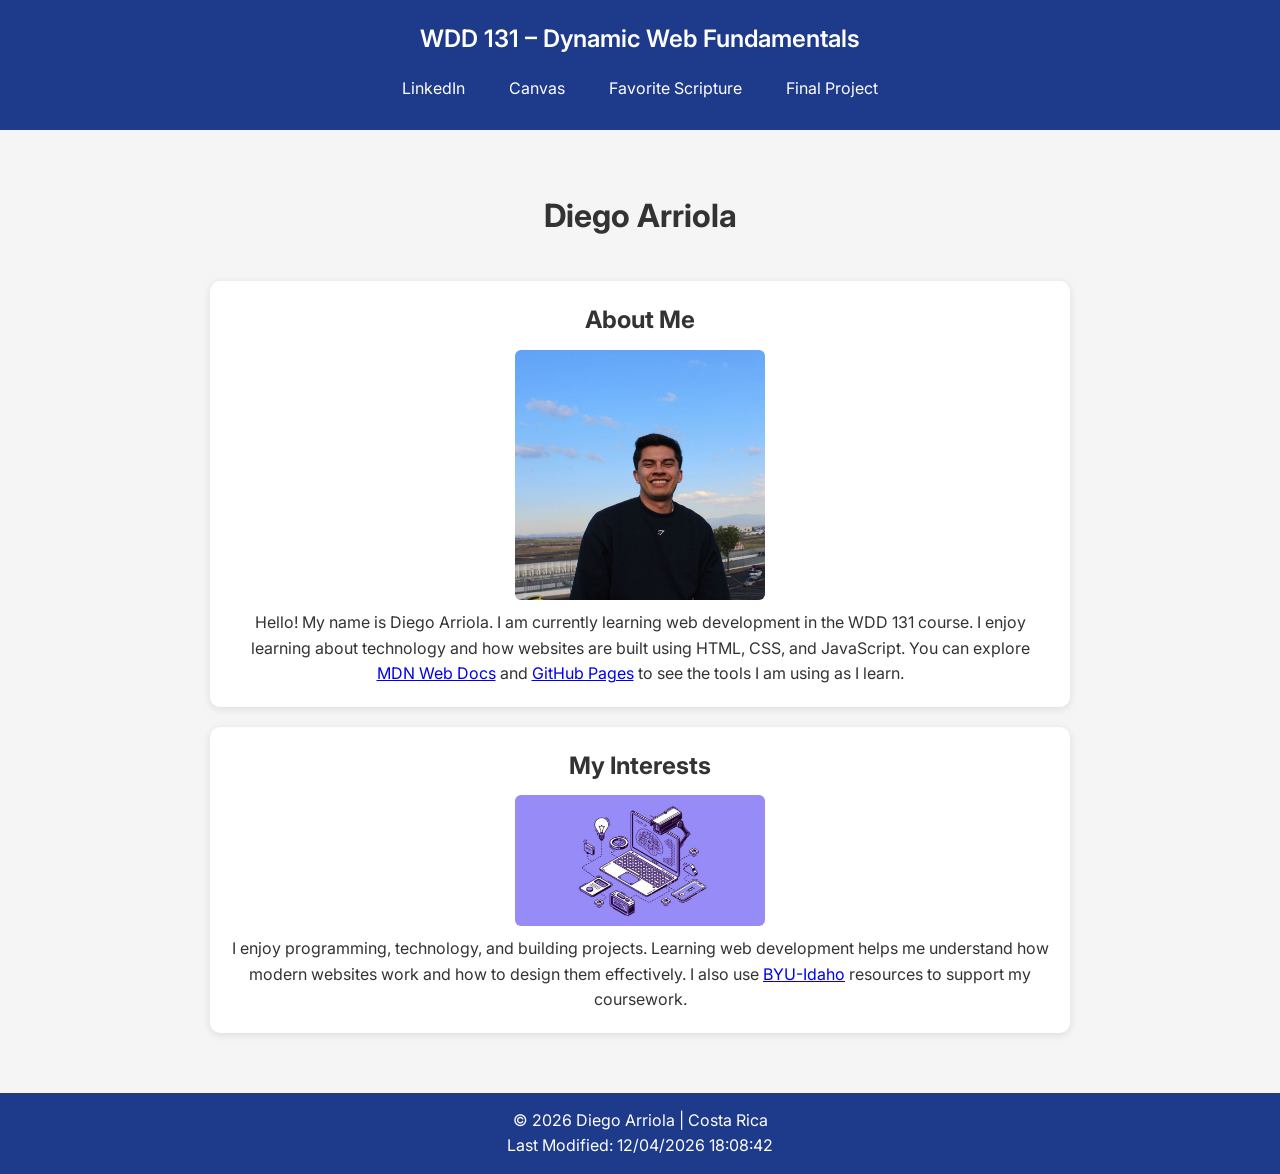
<file: index.html>
<!DOCTYPE html>
<html lang="en">

<head>
<meta charset="UTF-8">
<meta name="viewport" content="width=device-width, initial-scale=1.0">

<title>WDD 131 – Dynamic Web Fundamentals – Diego Arriola</title>

<meta name="description" content="WDD 131 – Dynamic Web Fundamentals | Diego Arriola | HTML CSS Web Development">
<meta name="author" content="Diego Arriola">

<link rel="stylesheet" href="styles/base.css">
<link rel="preconnect" href="https://fonts.googleapis.com">
<link rel="preconnect" href="https://fonts.gstatic.com" crossorigin>
<link href="https://fonts.googleapis.com/css2?family=Inter:wght@300;400;600&display=swap" rel="stylesheet">

<script src="scripts/getdates.js" defer></script>

</head>

<body>

<header>

<span id="course-title">WDD 131 – Dynamic Web Fundamentals</span>

<nav>
<a href="https://www.linkedin.com">LinkedIn</a>
<a href="https://byupw.instructure.com/">Canvas</a>
<a href="https://www.churchofjesuschrist.org/study/scriptures/bofm/1-ne/3?lang=eng&id=p7#p7">Favorite Scripture</a>
<a href="#">Final Project</a>
</nav>

</header>

<main>

<h1>Diego Arriola</h1>

<section class="card">

<h2>About Me</h2>

<img src="images/diego-arriola-profile.jpeg" alt="Portrait of Diego Arriola">

<p>
Hello! My name is Diego Arriola. I am currently learning web development in the WDD 131 course.
I enjoy learning about technology and how websites are built using HTML, CSS, and JavaScript.
You can explore <a href="https://developer.mozilla.org/">MDN Web Docs</a> and
<a href="https://pages.github.com/">GitHub Pages</a> to see the tools I am using as I learn.
</p>

</section>


<section class="card">

<h2>My Interests</h2>

<img src="images/technology-interest.jpg" alt="Technology workspace with a laptop and digital devices">
<p>
I enjoy programming, technology, and building projects. Learning web development helps me
understand how modern websites work and how to design them effectively. I also use
<a href="https://www.byui.edu/">BYU-Idaho</a> resources to support my coursework.
</p>

</section>

</main>


<footer>

<p>
© <span id="currentyear"></span> Diego Arriola | Costa Rica
</p>

<p id="lastModified"></p>

</footer>

</body>

</html>
</file>
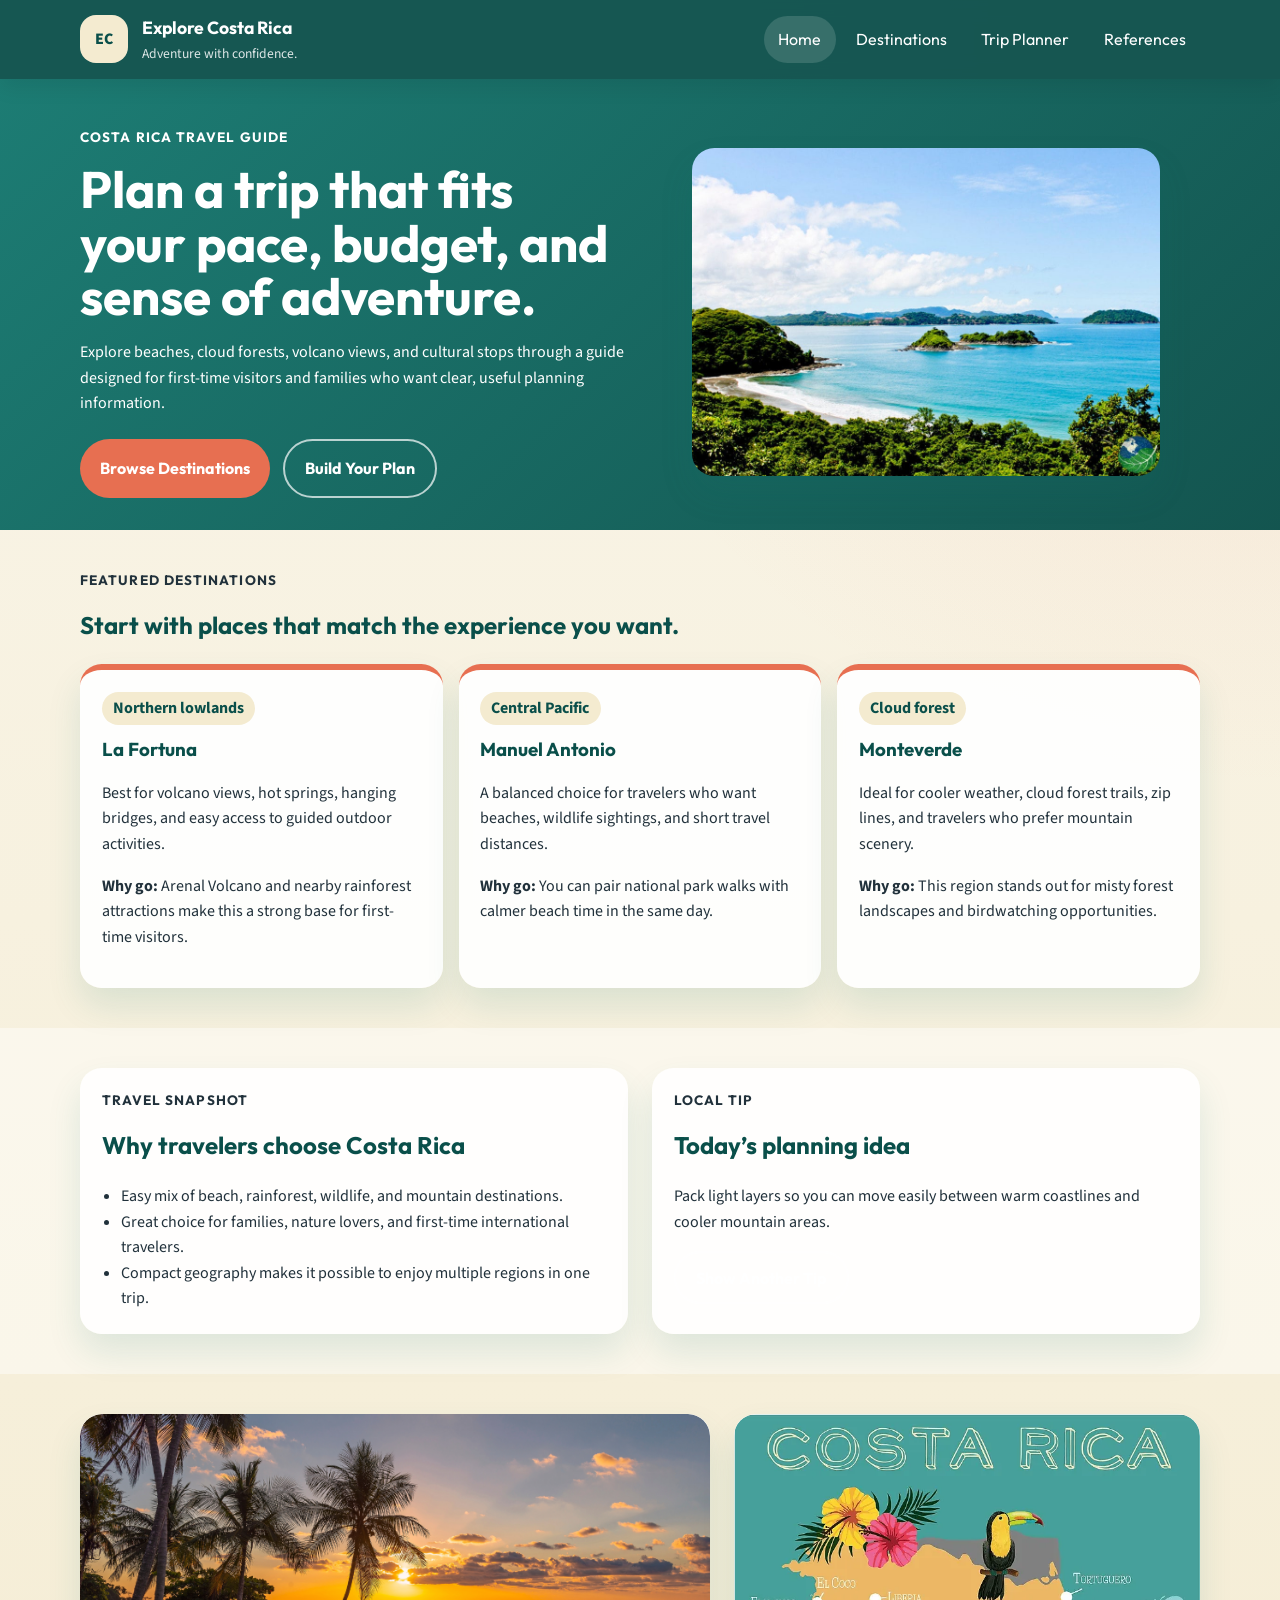
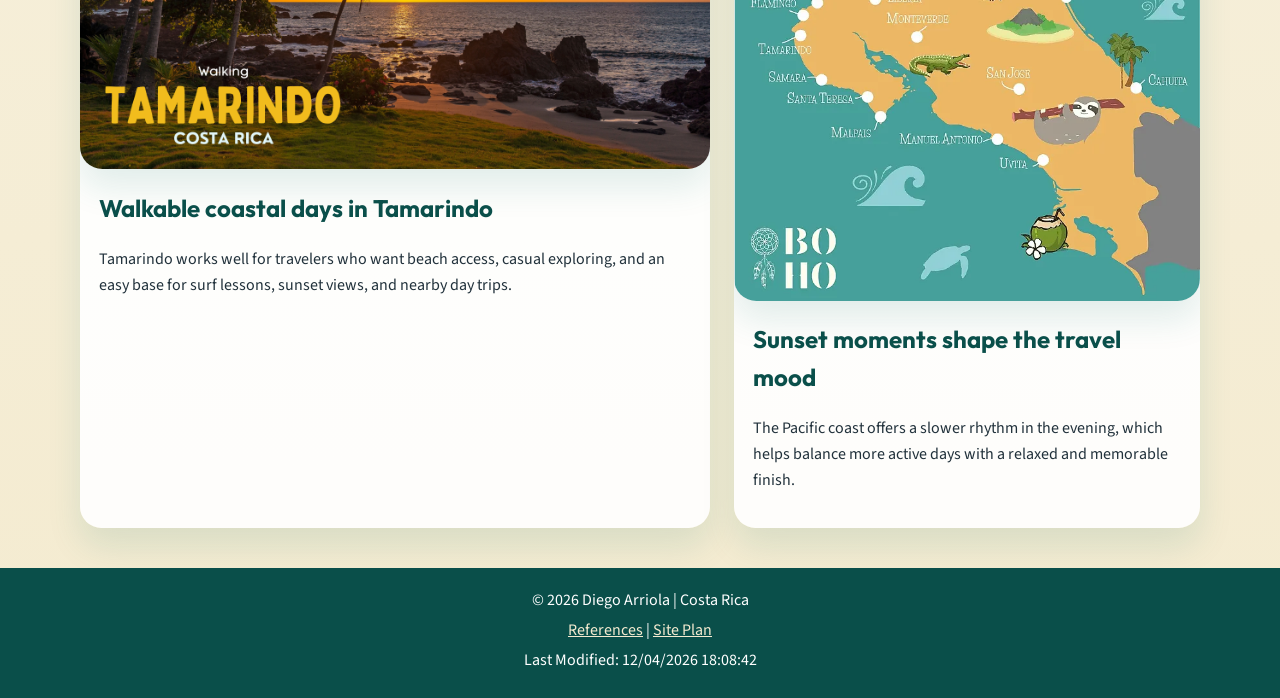
<file: project/index.html>
<!DOCTYPE html>
<html lang="en">
<head>
  <meta charset="UTF-8">
  <meta name="viewport" content="width=device-width, initial-scale=1.0">
  <title>Explore Costa Rica | Home</title>
  <meta name="description" content="Explore Costa Rica with destination highlights, practical travel ideas, and planning support for first-time visitors.">
  <meta name="author" content="Diego Arriola">
  <link rel="preconnect" href="https://fonts.googleapis.com">
  <link rel="preconnect" href="https://fonts.gstatic.com" crossorigin>
  <link href="https://fonts.googleapis.com/css2?family=Outfit:wght@400;600;700;800&family=Source+Sans+3:wght@400;600;700&display=swap" rel="stylesheet">
  <link rel="stylesheet" href="styles/project.css">
  <script src="../scripts/getdates.js" defer></script>
  <script src="scripts/site-data.js" defer></script>
  <script src="scripts/main.js" defer></script>
</head>
<body>
  <header class="site-header">
    <div class="container site-header__inner">
      <a class="brand" href="index.html" aria-label="Explore Costa Rica home">
        <span class="brand__mark" aria-hidden="true">EC</span>
        <span>
          <span class="brand__name">Explore Costa Rica</span>
          <span class="brand__tag">Adventure with confidence.</span>
        </span>
      </a>
      <nav class="site-nav" aria-label="Primary navigation">
        <a class="is-active" href="index.html">Home</a>
        <a href="destinations.html">Destinations</a>
        <a href="planner.html">Trip Planner</a>
        <a href="references.html">References</a>
      </nav>
    </div>
  </header>

  <main>
    <section class="hero-section">
      <div class="container hero-grid">
        <div class="hero-copy">
          <p class="eyebrow">Costa Rica Travel Guide</p>
          <h1>Plan a trip that fits your pace, budget, and sense of adventure.</h1>
          <p>
            Explore beaches, cloud forests, volcano views, and cultural stops through a guide designed for
            first-time visitors and families who want clear, useful planning information.
          </p>
          <div class="hero-actions">
            <a class="button" href="destinations.html">Browse Destinations</a>
            <a class="button button--secondary" href="planner.html">Build Your Plan</a>
          </div>
        </div>

        <figure class="hero-visual">
          <img
            src="images/tamarindo-view.jpg"
            alt="Wide beach view in Tamarindo, Costa Rica"
            width="600"
            height="343"
            loading="eager"
          >
        </figure>
      </div>
    </section>

    <section class="section">
      <div class="container">
        <div class="section-heading">
          <p class="eyebrow">Featured Destinations</p>
          <h2>Start with places that match the experience you want.</h2>
        </div>
        <div id="featuredDestinations" class="card-grid" aria-live="polite"></div>
      </div>
    </section>

    <section class="section section--accent">
      <div class="container two-column">
        <article class="info-panel">
          <p class="eyebrow">Travel Snapshot</p>
          <h2>Why travelers choose Costa Rica</h2>
          <ul class="feature-list">
            <li>Easy mix of beach, rainforest, wildlife, and mountain destinations.</li>
            <li>Great choice for families, nature lovers, and first-time international travelers.</li>
            <li>Compact geography makes it possible to enjoy multiple regions in one trip.</li>
          </ul>
        </article>

        <aside class="tip-panel">
          <p class="eyebrow">Local Tip</p>
          <h2 id="tipHeading">Today’s planning idea</h2>
          <p id="travelTip">
            Pack light layers so you can move easily between warm coastlines and cooler mountain areas.
          </p>
          <button id="newTipButton" class="button button--secondary" type="button">Show Another Tip</button>
        </aside>
      </div>
    </section>

    <section class="section">
      <div class="container story-grid">
        <article class="story-card story-card--wide">
          <img
            src="images/tamarindo-walk.webp"
            alt="Walking path near the beach in Tamarindo, Costa Rica"
            width="600"
            height="343"
            loading="lazy"
          >
          <div class="story-card__content">
            <h2>Walkable coastal days in Tamarindo</h2>
            <p>
              Tamarindo works well for travelers who want beach access, casual exploring, and an easy base for
              surf lessons, sunset views, and nearby day trips.
            </p>
          </div>
        </article>

        <article class="story-card">
          <img
            src="images/tamarindo-sunset.webp"
            alt="Sunset light over the beach in Tamarindo, Costa Rica"
            width="500"
            height="375"
            loading="lazy"
          >
          <div class="story-card__content">
            <h2>Sunset moments shape the travel mood</h2>
            <p>
              The Pacific coast offers a slower rhythm in the evening, which helps balance more active days with
              a relaxed and memorable finish.
            </p>
          </div>
        </article>
      </div>
    </section>
  </main>

  <footer class="site-footer">
    <div class="container">
      <p>&copy; <span id="currentyear"></span> Diego Arriola | Costa Rica</p>
      <p><a href="references.html">References</a> | <a href="siteplan.html">Site Plan</a></p>
      <p id="lastModified"></p>
    </div>
  </footer>
</body>
</html>
</file>
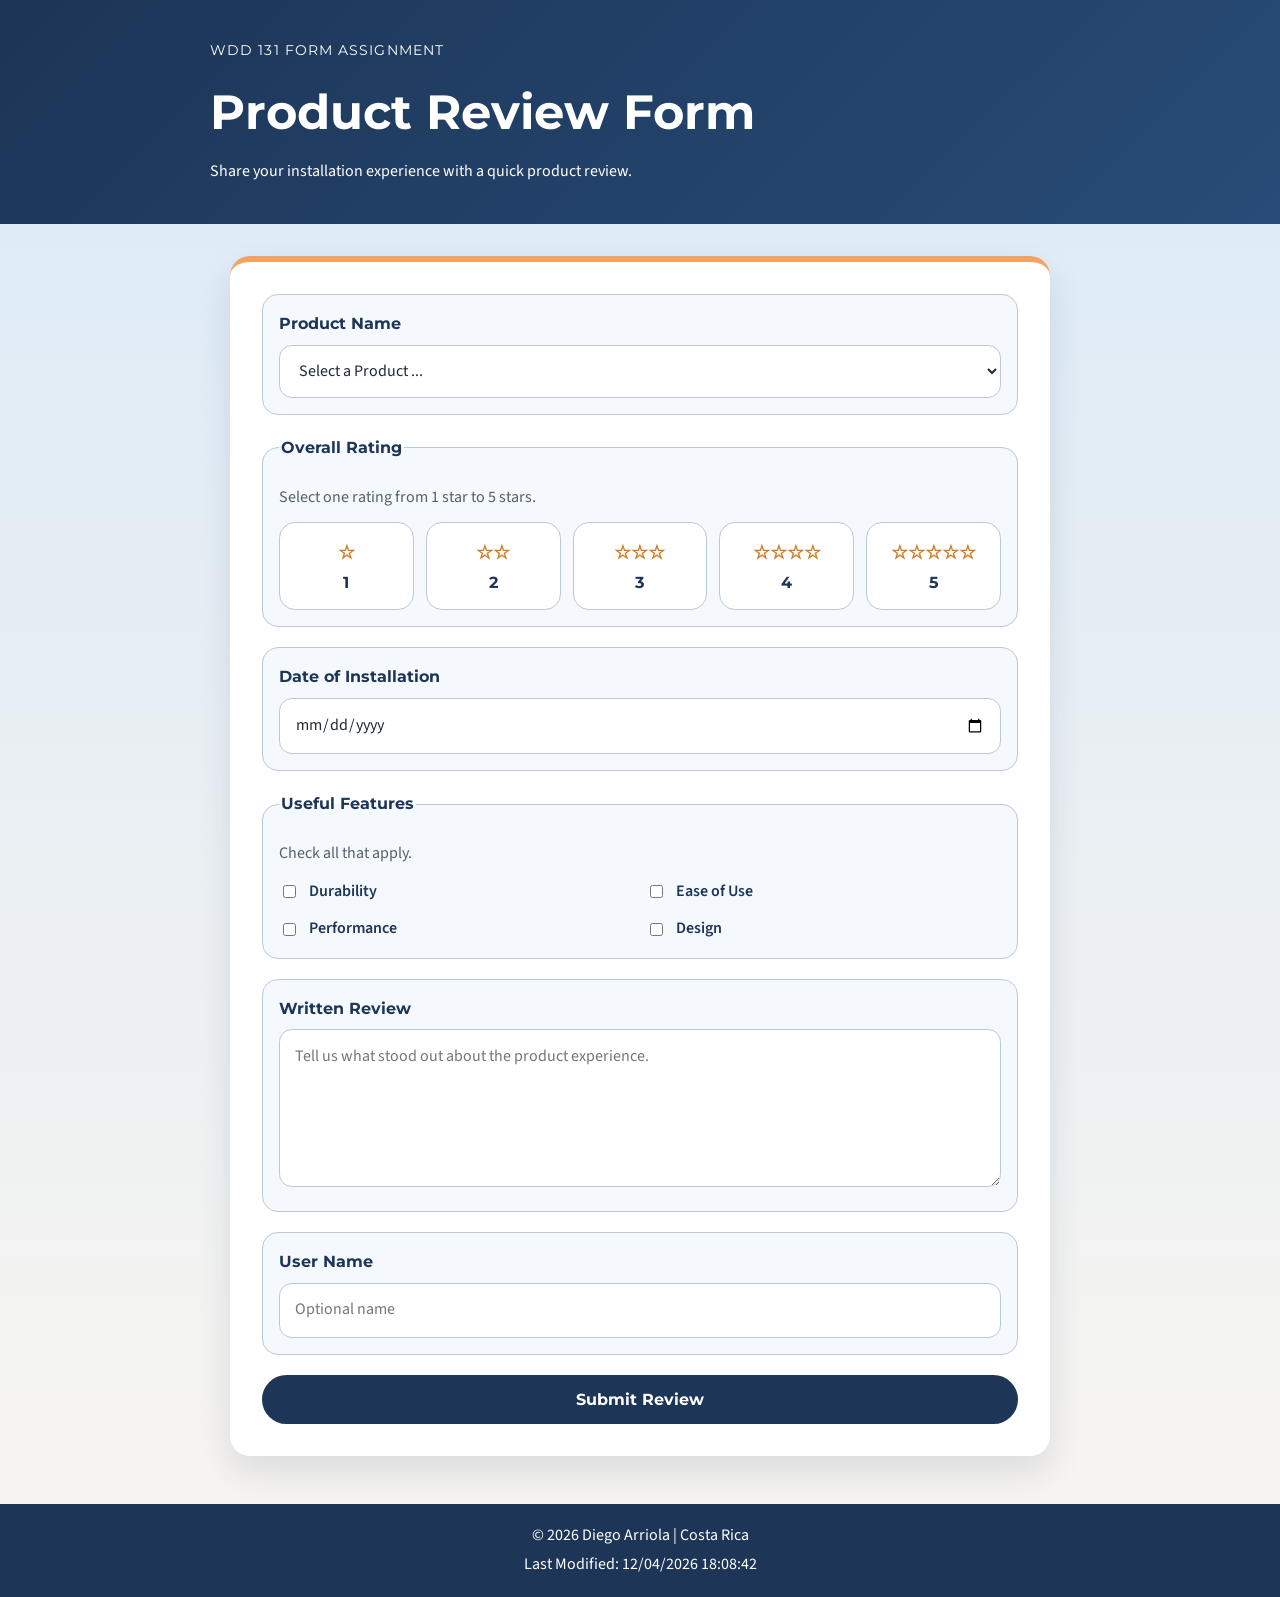
<file: form.html>
<!DOCTYPE html>
<html lang="en">
<head>
  <meta charset="UTF-8">
  <meta name="viewport" content="width=device-width, initial-scale=1.0">
  <title>Product Review Form | Diego Arriola</title>
  <meta name="description" content="Submit a product review form for the WDD 131 assignment.">
  <meta name="author" content="Diego Arriola">
  <link rel="preconnect" href="https://fonts.googleapis.com">
  <link rel="preconnect" href="https://fonts.gstatic.com" crossorigin>
  <link href="https://fonts.googleapis.com/css2?family=Montserrat:wght@600;700&family=Source+Sans+3:wght@400;600&display=swap" rel="stylesheet">
  <link rel="stylesheet" href="styles/form.css">
  <script src="scripts/getdates.js" defer></script>
  <script src="scripts/form.js" defer></script>
</head>
<body>
  <header class="page-header">
    <div class="page-header__inner">
      <p class="eyebrow">WDD 131 Form Assignment</p>
      <h1>Product Review Form</h1>
      <p class="intro">Share your installation experience with a quick product review.</p>
    </div>
  </header>

  <main class="page-shell">
    <form class="review-form" method="get" action="review.html">
      <section class="form-section">
        <label for="productName">Product Name</label>
        <select id="productName" name="productName" required>
          <option value="" disabled selected>Select a Product ...</option>
        </select>
      </section>

      <fieldset class="form-section rating-group">
        <legend>Overall Rating</legend>
        <p class="field-note">Select one rating from 1 star to 5 stars.</p>
        <div class="rating-options">
          <div class="rating-option">
            <input type="radio" id="rating1" name="rating" value="1" required>
            <label for="rating1"><span class="stars">☆</span> 1</label>
          </div>
          <div class="rating-option">
            <input type="radio" id="rating2" name="rating" value="2" required>
            <label for="rating2"><span class="stars">☆☆</span> 2</label>
          </div>
          <div class="rating-option">
            <input type="radio" id="rating3" name="rating" value="3" required>
            <label for="rating3"><span class="stars">☆☆☆</span> 3</label>
          </div>
          <div class="rating-option">
            <input type="radio" id="rating4" name="rating" value="4" required>
            <label for="rating4"><span class="stars">☆☆☆☆</span> 4</label>
          </div>
          <div class="rating-option">
            <input type="radio" id="rating5" name="rating" value="5" required>
            <label for="rating5"><span class="stars">☆☆☆☆☆</span> 5</label>
          </div>
        </div>
      </fieldset>

      <section class="form-section">
        <label for="installDate">Date of Installation</label>
        <input type="date" id="installDate" name="installDate" required>
      </section>

      <fieldset class="form-section">
        <legend>Useful Features</legend>
        <p class="field-note">Check all that apply.</p>
        <div class="checkbox-grid">
          <div>
            <input type="checkbox" id="durability" name="features" value="Durability">
            <label for="durability">Durability</label>
          </div>
          <div>
            <input type="checkbox" id="easeOfUse" name="features" value="Ease of Use">
            <label for="easeOfUse">Ease of Use</label>
          </div>
          <div>
            <input type="checkbox" id="performance" name="features" value="Performance">
            <label for="performance">Performance</label>
          </div>
          <div>
            <input type="checkbox" id="design" name="features" value="Design">
            <label for="design">Design</label>
          </div>
        </div>
      </fieldset>

      <section class="form-section">
        <label for="writtenReview">Written Review</label>
        <textarea id="writtenReview" name="writtenReview" rows="5" placeholder="Tell us what stood out about the product experience."></textarea>
      </section>

      <section class="form-section">
        <label for="userName">User Name</label>
        <input type="text" id="userName" name="userName" placeholder="Optional name">
      </section>

      <input class="submit-button" type="submit" value="Submit Review">
    </form>
  </main>

  <footer>
    <p>&copy; <span id="currentyear"></span> Diego Arriola | Costa Rica</p>
    <p id="lastModified"></p>
  </footer>
</body>
</html>
</file>
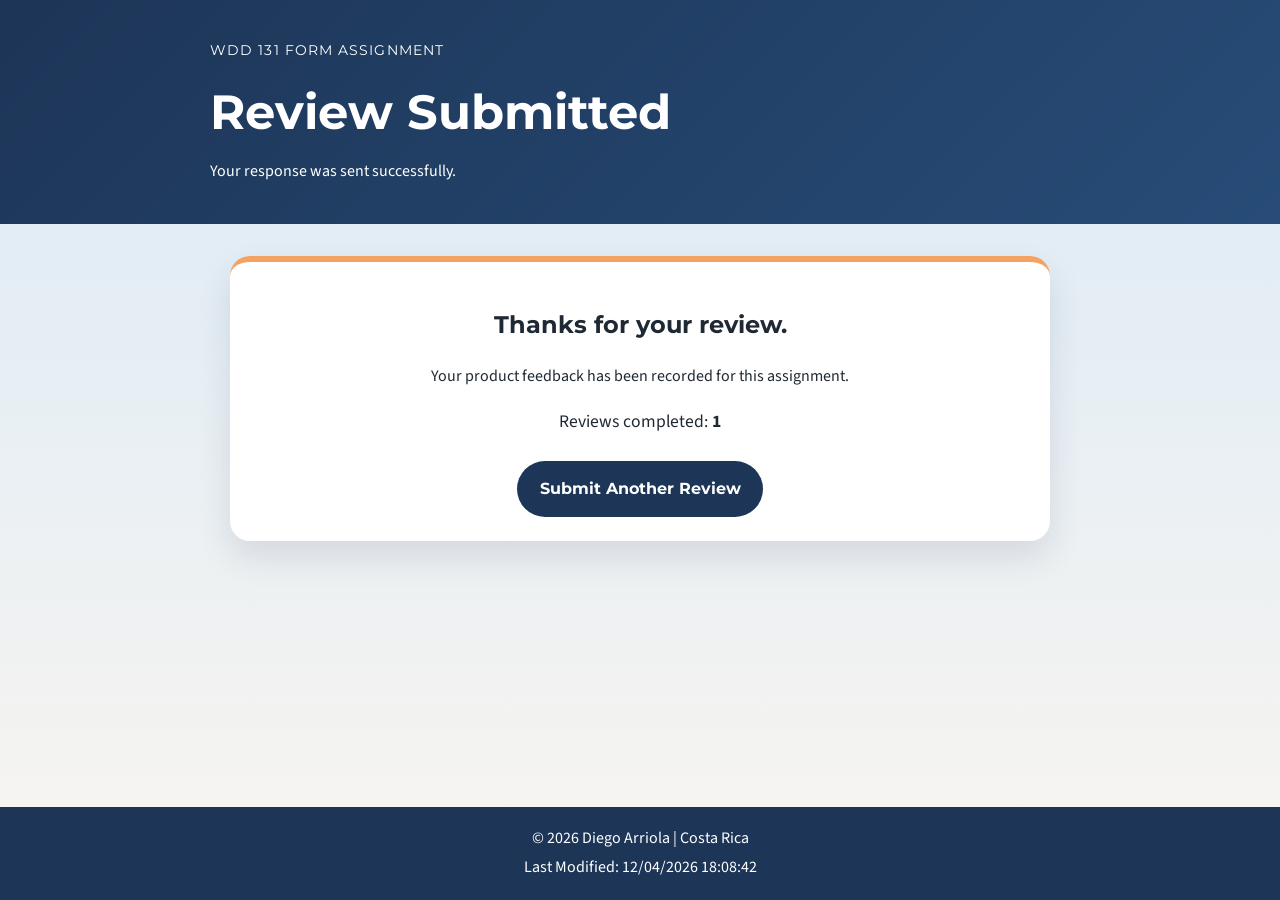
<file: review.html>
<!DOCTYPE html>
<html lang="en">
<head>
  <meta charset="UTF-8">
  <meta name="viewport" content="width=device-width, initial-scale=1.0">
  <title>Review Submitted | Diego Arriola</title>
  <meta name="description" content="Confirmation page for the submitted product review form.">
  <meta name="author" content="Diego Arriola">
  <link rel="preconnect" href="https://fonts.googleapis.com">
  <link rel="preconnect" href="https://fonts.gstatic.com" crossorigin>
  <link href="https://fonts.googleapis.com/css2?family=Montserrat:wght@600;700&family=Source+Sans+3:wght@400;600&display=swap" rel="stylesheet">
  <link rel="stylesheet" href="styles/form.css">
  <script src="scripts/getdates.js" defer></script>
  <script src="scripts/review.js" defer></script>
</head>
<body>
  <header class="page-header">
    <div class="page-header__inner">
      <p class="eyebrow">WDD 131 Form Assignment</p>
      <h1>Review Submitted</h1>
      <p class="intro">Your response was sent successfully.</p>
    </div>
  </header>

  <main class="page-shell">
    <section class="confirmation-card">
      <h2>Thanks for your review.</h2>
      <p>Your product feedback has been recorded for this assignment.</p>
      <p class="review-count">Reviews completed: <strong id="reviewCount">0</strong></p>
      <a class="submit-button submit-button--link" href="form.html">Submit Another Review</a>
    </section>
  </main>

  <footer>
    <p>&copy; <span id="currentyear"></span> Diego Arriola | Costa Rica</p>
    <p id="lastModified"></p>
  </footer>
</body>
</html>
</file>
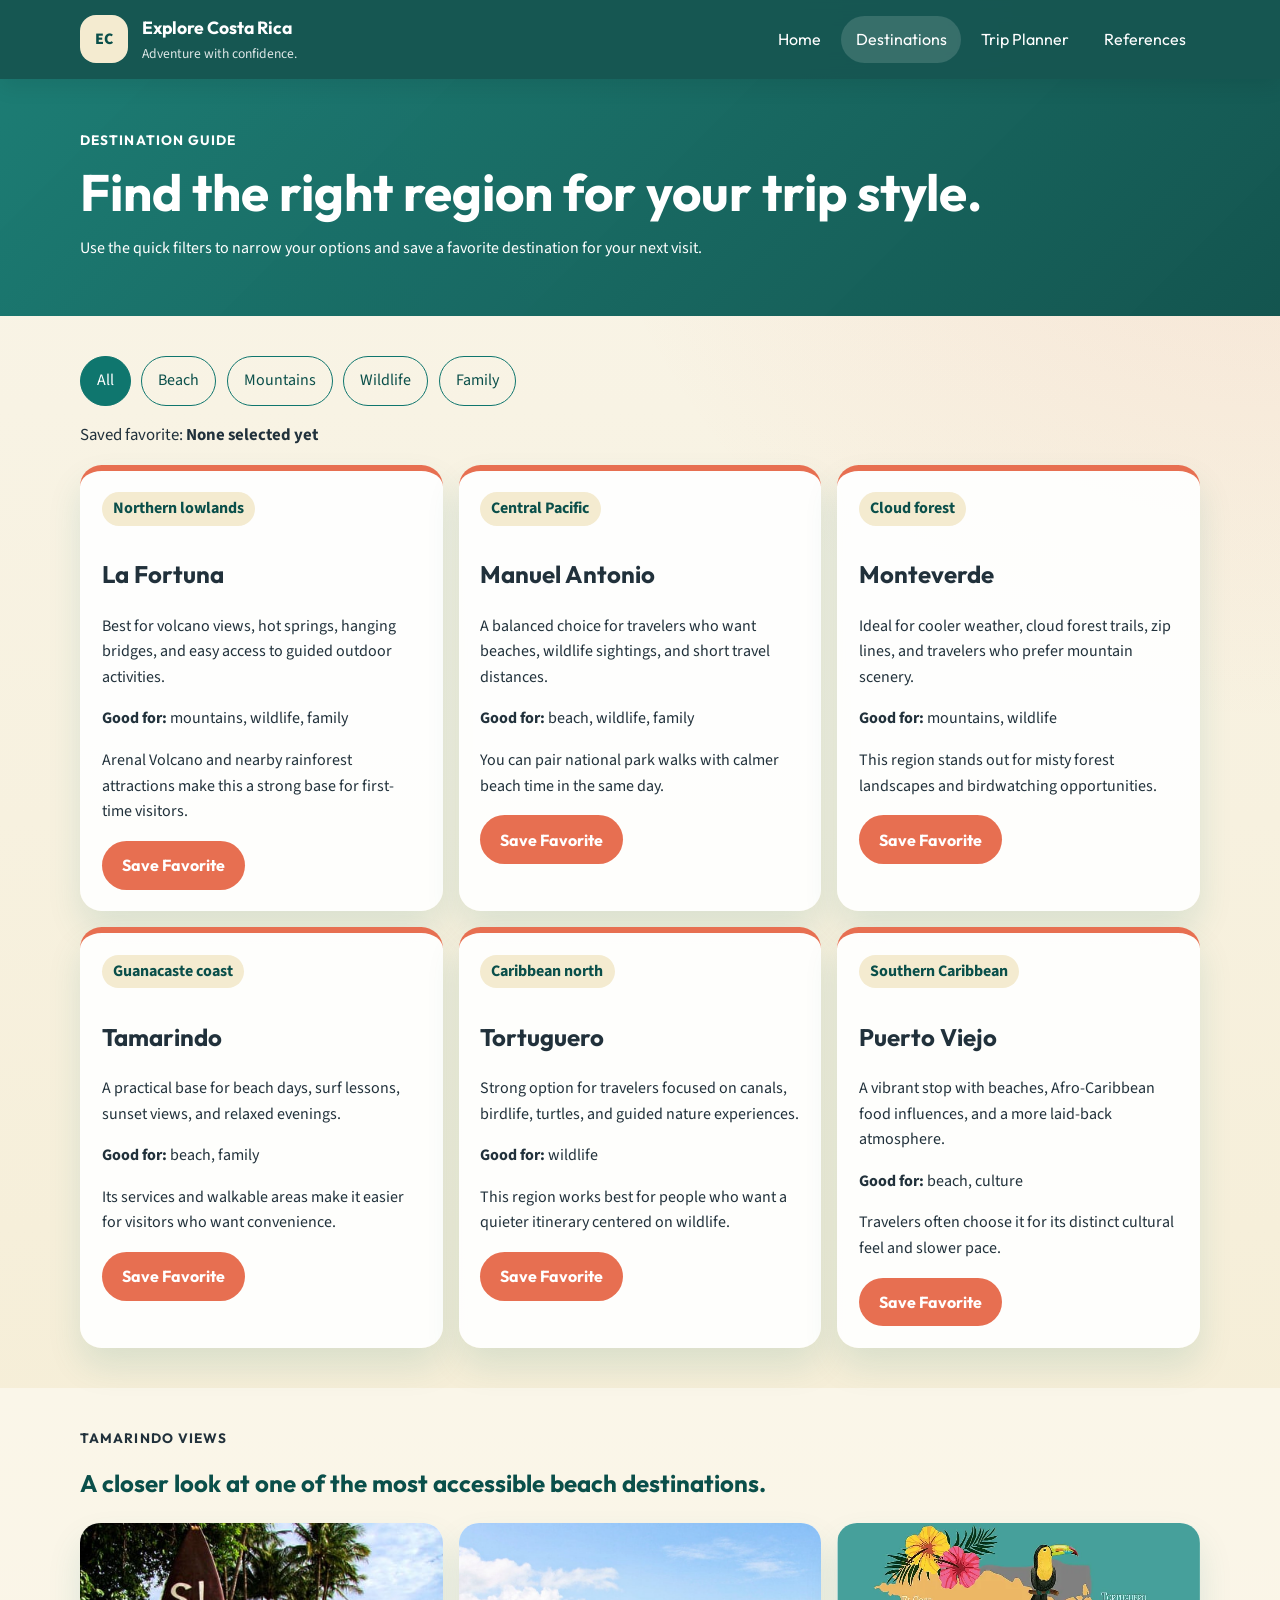
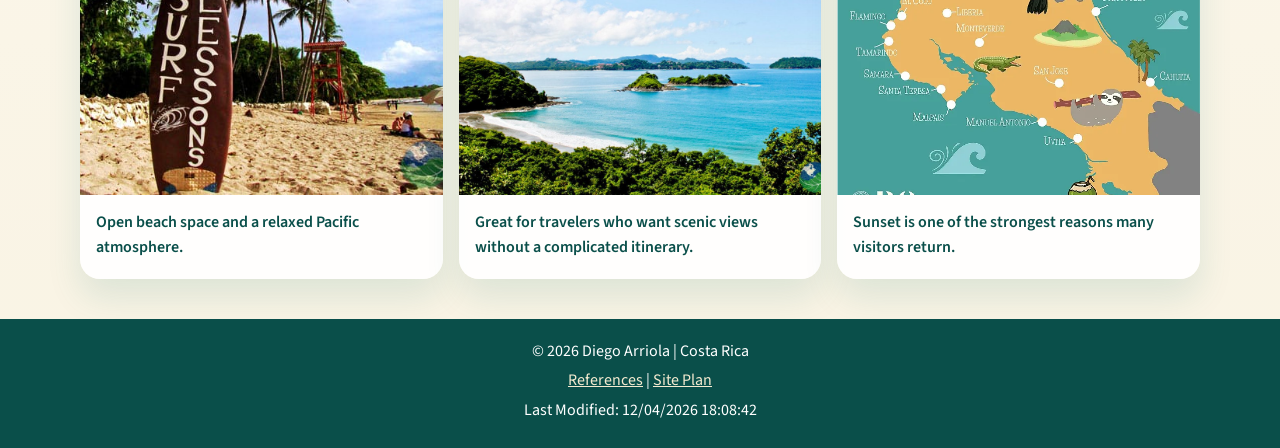
<file: project/destinations.html>
<!DOCTYPE html>
<html lang="en">
<head>
  <meta charset="UTF-8">
  <meta name="viewport" content="width=device-width, initial-scale=1.0">
  <title>Explore Costa Rica | Destinations</title>
  <meta name="description" content="Browse destination ideas in Costa Rica by travel style, region, and ideal trip focus.">
  <meta name="author" content="Diego Arriola">
  <link rel="preconnect" href="https://fonts.googleapis.com">
  <link rel="preconnect" href="https://fonts.gstatic.com" crossorigin>
  <link href="https://fonts.googleapis.com/css2?family=Outfit:wght@400;600;700;800&family=Source+Sans+3:wght@400;600;700&display=swap" rel="stylesheet">
  <link rel="stylesheet" href="styles/project.css">
  <script src="../scripts/getdates.js" defer></script>
  <script src="scripts/site-data.js" defer></script>
  <script src="scripts/destinations.js" defer></script>
</head>
<body>
  <header class="site-header">
    <div class="container site-header__inner">
      <a class="brand" href="index.html" aria-label="Explore Costa Rica home">
        <span class="brand__mark" aria-hidden="true">EC</span>
        <span>
          <span class="brand__name">Explore Costa Rica</span>
          <span class="brand__tag">Adventure with confidence.</span>
        </span>
      </a>
      <nav class="site-nav" aria-label="Primary navigation">
        <a href="index.html">Home</a>
        <a class="is-active" href="destinations.html">Destinations</a>
        <a href="planner.html">Trip Planner</a>
        <a href="references.html">References</a>
      </nav>
    </div>
  </header>

  <main>
    <section class="page-banner">
      <div class="container">
        <p class="eyebrow">Destination Guide</p>
        <h1>Find the right region for your trip style.</h1>
        <p>
          Use the quick filters to narrow your options and save a favorite destination for your next visit.
        </p>
      </div>
    </section>

    <section class="section">
      <div class="container">
        <div class="filter-bar" role="group" aria-label="Destination filters">
          <button class="filter-button is-selected" type="button" data-filter="all">All</button>
          <button class="filter-button" type="button" data-filter="beach">Beach</button>
          <button class="filter-button" type="button" data-filter="mountains">Mountains</button>
          <button class="filter-button" type="button" data-filter="wildlife">Wildlife</button>
          <button class="filter-button" type="button" data-filter="family">Family</button>
        </div>

        <p class="favorite-readout">Saved favorite: <strong id="favoriteDestination">None selected yet</strong></p>

        <div id="destinationList" class="card-grid" aria-live="polite"></div>
      </div>
    </section>

    <section class="section section--accent">
      <div class="container">
        <div class="section-heading">
          <p class="eyebrow">Tamarindo Views</p>
          <h2>A closer look at one of the most accessible beach destinations.</h2>
        </div>

        <div class="photo-strip">
          <figure class="photo-card">
            <img
              src="images/tamarindo-beach.jpg"
              alt="Beachfront scene in Tamarindo, Costa Rica"
              width="500"
              height="333"
              loading="lazy"
            >
            <figcaption>Open beach space and a relaxed Pacific atmosphere.</figcaption>
          </figure>

          <figure class="photo-card">
            <img
              src="images/tamarindo-view.jpg"
              alt="Scenic view of Tamarindo beach and coastline"
              width="500"
              height="333"
              loading="lazy"
            >
            <figcaption>Great for travelers who want scenic views without a complicated itinerary.</figcaption>
          </figure>

          <figure class="photo-card">
            <img
              src="images/tamarindo-sunset.webp"
              alt="Warm sunset tones across Tamarindo beach"
              width="500"
              height="333"
              loading="lazy"
            >
            <figcaption>Sunset is one of the strongest reasons many visitors return.</figcaption>
          </figure>
        </div>
      </div>
    </section>
  </main>

  <footer class="site-footer">
    <div class="container">
      <p>&copy; <span id="currentyear"></span> Diego Arriola | Costa Rica</p>
      <p><a href="references.html">References</a> | <a href="siteplan.html">Site Plan</a></p>
      <p id="lastModified"></p>
    </div>
  </footer>
</body>
</html>
</file>
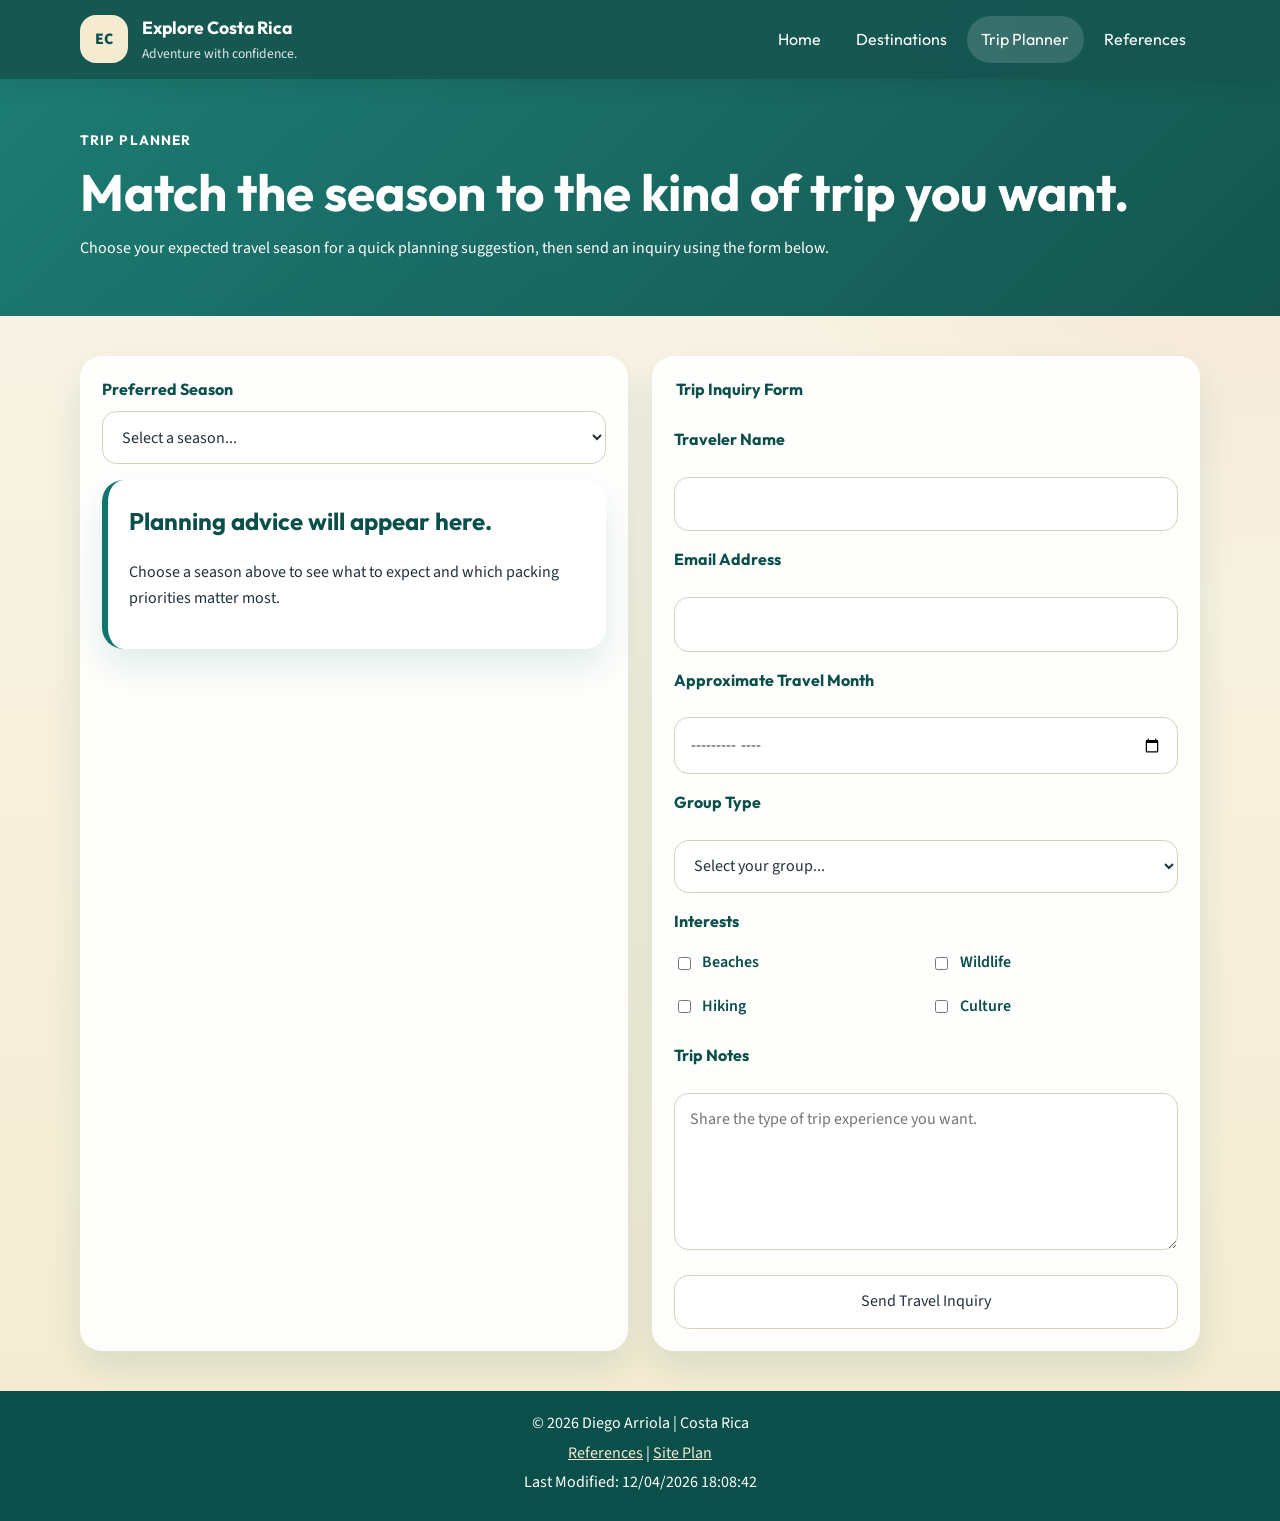
<file: project/planner.html>
<!DOCTYPE html>
<html lang="en">
<head>
  <meta charset="UTF-8">
  <meta name="viewport" content="width=device-width, initial-scale=1.0">
  <title>Explore Costa Rica | Trip Planner</title>
  <meta name="description" content="Plan a Costa Rica trip with seasonal guidance, practical travel ideas, and a simple inquiry form.">
  <meta name="author" content="Diego Arriola">
  <link rel="preconnect" href="https://fonts.googleapis.com">
  <link rel="preconnect" href="https://fonts.gstatic.com" crossorigin>
  <link href="https://fonts.googleapis.com/css2?family=Outfit:wght@400;600;700;800&family=Source+Sans+3:wght@400;600;700&display=swap" rel="stylesheet">
  <link rel="stylesheet" href="styles/project.css">
  <script src="../scripts/getdates.js" defer></script>
  <script src="scripts/site-data.js" defer></script>
  <script src="scripts/planner.js" defer></script>
</head>
<body>
  <header class="site-header">
    <div class="container site-header__inner">
      <a class="brand" href="index.html" aria-label="Explore Costa Rica home">
        <span class="brand__mark" aria-hidden="true">EC</span>
        <span>
          <span class="brand__name">Explore Costa Rica</span>
          <span class="brand__tag">Adventure with confidence.</span>
        </span>
      </a>
      <nav class="site-nav" aria-label="Primary navigation">
        <a href="index.html">Home</a>
        <a href="destinations.html">Destinations</a>
        <a class="is-active" href="planner.html">Trip Planner</a>
        <a href="references.html">References</a>
      </nav>
    </div>
  </header>

  <main>
    <section class="page-banner">
      <div class="container">
        <p class="eyebrow">Trip Planner</p>
        <h1>Match the season to the kind of trip you want.</h1>
        <p>
          Choose your expected travel season for a quick planning suggestion, then send an inquiry using the form below.
        </p>
      </div>
    </section>

    <section class="section">
      <div class="container two-column">
        <article class="info-panel">
          <label class="planner-label" for="travelSeason">Preferred Season</label>
          <select id="travelSeason" class="planner-select" name="travelSeason">
            <option value="">Select a season...</option>
            <option value="dry">Dry Season</option>
            <option value="green">Green Season</option>
            <option value="shoulder">Shoulder Months</option>
          </select>

          <div class="season-card" id="seasonCard">
            <h2 id="seasonTitle">Planning advice will appear here.</h2>
            <p id="seasonAdvice">
              Choose a season above to see what to expect and which packing priorities matter most.
            </p>
          </div>
        </article>

        <form class="plan-form" method="get" action="thanks.html">
          <fieldset class="form-group">
            <legend>Trip Inquiry Form</legend>

            <label for="travelerName">Traveler Name</label>
            <input id="travelerName" name="travelerName" type="text" required>

            <label for="email">Email Address</label>
            <input id="email" name="email" type="email" required>

            <label for="travelMonth">Approximate Travel Month</label>
            <input id="travelMonth" name="travelMonth" type="month" required>

            <label for="groupType">Group Type</label>
            <select id="groupType" name="groupType" required>
              <option value="" selected disabled>Select your group...</option>
              <option value="solo">Solo traveler</option>
              <option value="couple">Couple</option>
              <option value="family">Family</option>
              <option value="friends">Friends group</option>
            </select>

            <span class="field-label">Interests</span>
            <div class="check-grid">
              <label><input type="checkbox" name="interests" value="Beaches"> Beaches</label>
              <label><input type="checkbox" name="interests" value="Wildlife"> Wildlife</label>
              <label><input type="checkbox" name="interests" value="Hiking"> Hiking</label>
              <label><input type="checkbox" name="interests" value="Culture"> Culture</label>
            </div>

            <label for="notes">Trip Notes</label>
            <textarea id="notes" name="notes" rows="5" placeholder="Share the type of trip experience you want."></textarea>

            <input class="button" type="submit" value="Send Travel Inquiry">
          </fieldset>
        </form>
      </div>
    </section>
  </main>

  <footer class="site-footer">
    <div class="container">
      <p>&copy; <span id="currentyear"></span> Diego Arriola | Costa Rica</p>
      <p><a href="references.html">References</a> | <a href="siteplan.html">Site Plan</a></p>
      <p id="lastModified"></p>
    </div>
  </footer>
</body>
</html>
</file>
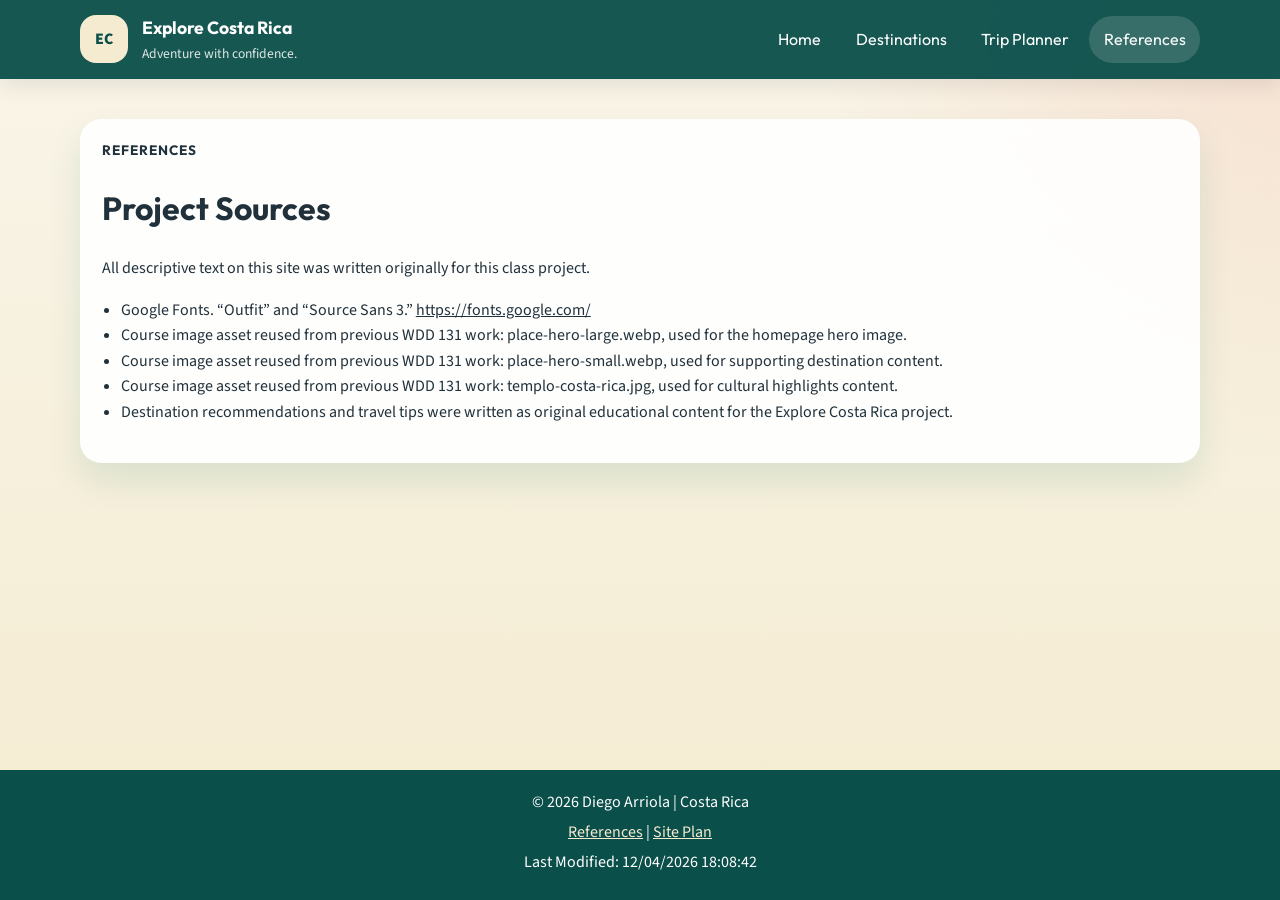
<file: project/references.html>
<!DOCTYPE html>
<html lang="en">
<head>
  <meta charset="UTF-8">
  <meta name="viewport" content="width=device-width, initial-scale=1.0">
  <title>Explore Costa Rica | References</title>
  <meta name="description" content="References for the Explore Costa Rica project website.">
  <meta name="author" content="Diego Arriola">
  <link rel="preconnect" href="https://fonts.googleapis.com">
  <link rel="preconnect" href="https://fonts.gstatic.com" crossorigin>
  <link href="https://fonts.googleapis.com/css2?family=Outfit:wght@400;600;700;800&family=Source+Sans+3:wght@400;600;700&display=swap" rel="stylesheet">
  <link rel="stylesheet" href="styles/project.css">
  <script src="../scripts/getdates.js" defer></script>
</head>
<body>
  <header class="site-header">
    <div class="container site-header__inner">
      <a class="brand" href="index.html" aria-label="Explore Costa Rica home">
        <span class="brand__mark" aria-hidden="true">EC</span>
        <span>
          <span class="brand__name">Explore Costa Rica</span>
          <span class="brand__tag">Adventure with confidence.</span>
        </span>
      </a>
      <nav class="site-nav" aria-label="Primary navigation">
        <a href="index.html">Home</a>
        <a href="destinations.html">Destinations</a>
        <a href="planner.html">Trip Planner</a>
        <a class="is-active" href="references.html">References</a>
      </nav>
    </div>
  </header>

  <main class="section">
    <div class="container references-list">
      <p class="eyebrow">References</p>
      <h1>Project Sources</h1>
      <p>All descriptive text on this site was written originally for this class project.</p>
      <ul>
        <li>Google Fonts. “Outfit” and “Source Sans 3.” <a href="https://fonts.google.com/" target="_blank" rel="noopener noreferrer">https://fonts.google.com/</a></li>
        <li>Course image asset reused from previous WDD 131 work: place-hero-large.webp, used for the homepage hero image.</li>
        <li>Course image asset reused from previous WDD 131 work: place-hero-small.webp, used for supporting destination content.</li>
        <li>Course image asset reused from previous WDD 131 work: templo-costa-rica.jpg, used for cultural highlights content.</li>
        <li>Destination recommendations and travel tips were written as original educational content for the Explore Costa Rica project.</li>
      </ul>
    </div>
  </main>

  <footer class="site-footer">
    <div class="container">
      <p>&copy; <span id="currentyear"></span> Diego Arriola | Costa Rica</p>
      <p><a href="references.html">References</a> | <a href="siteplan.html">Site Plan</a></p>
      <p id="lastModified"></p>
    </div>
  </footer>
</body>
</html>
</file>
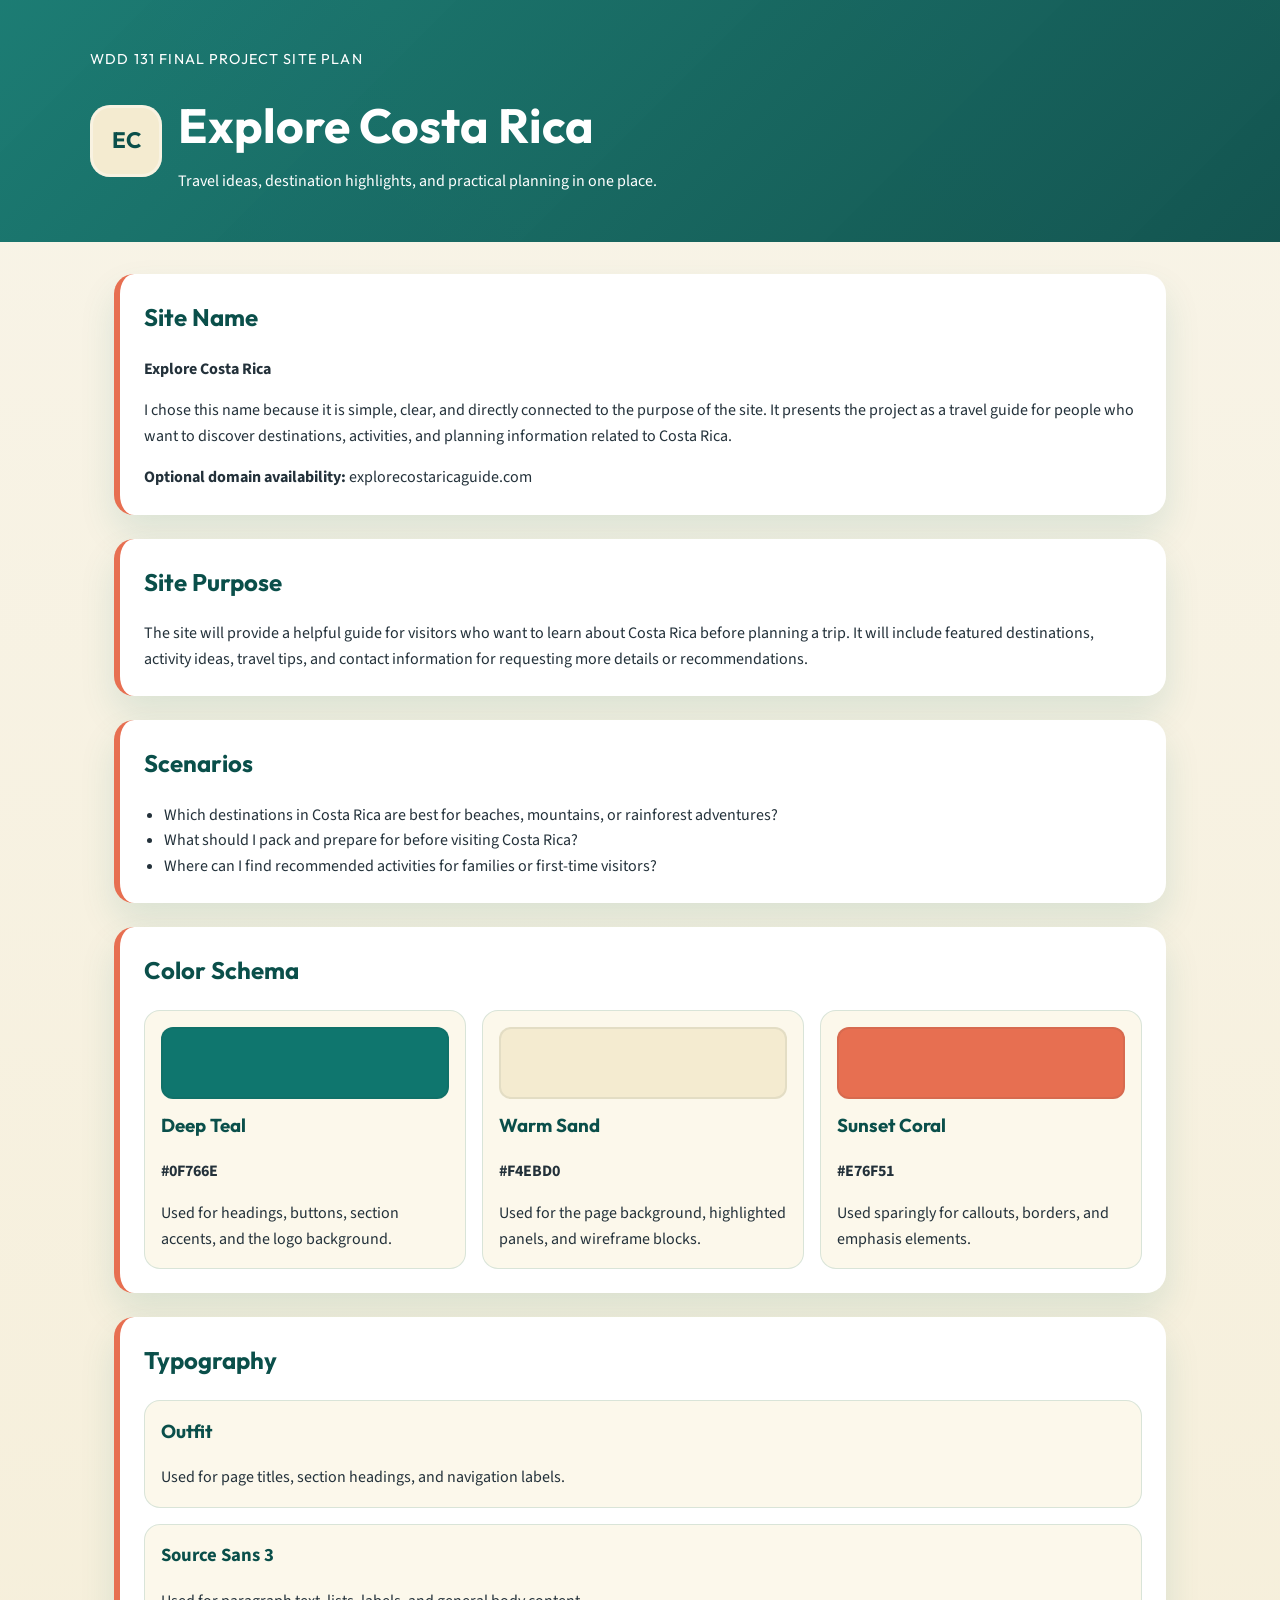
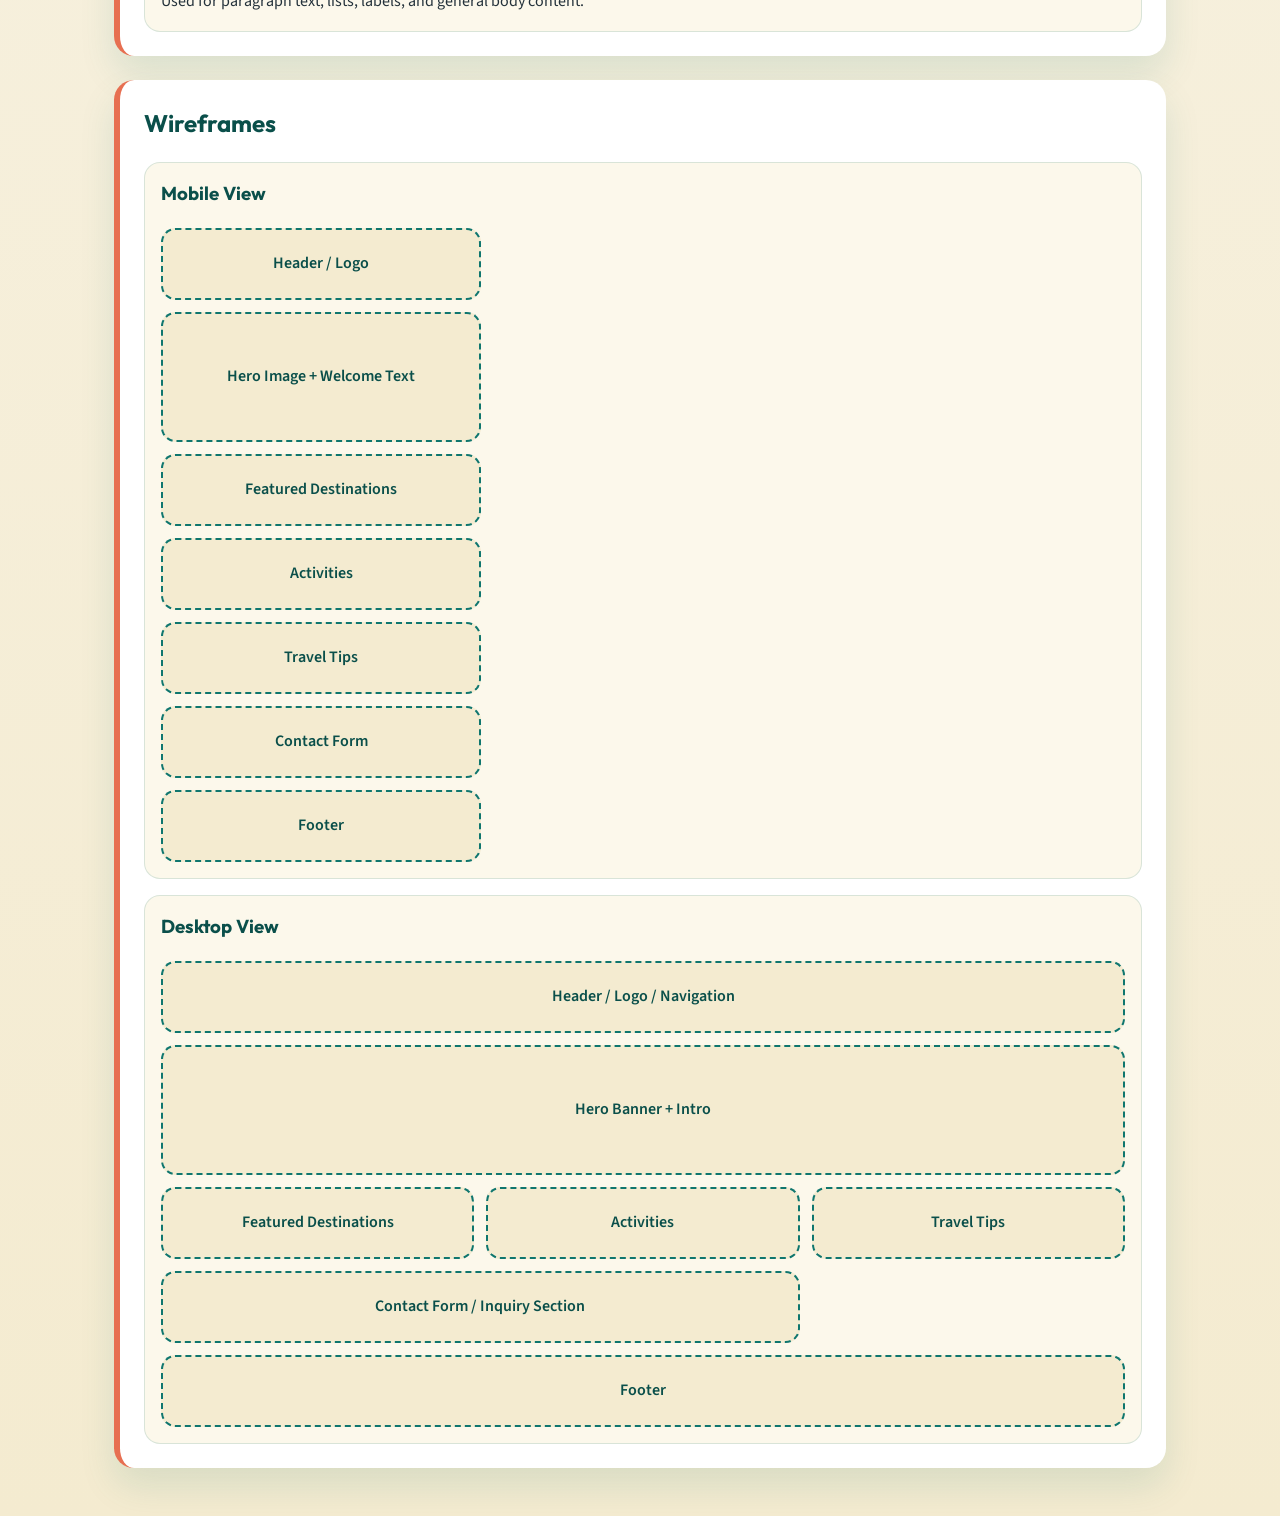
<file: project/siteplan.html>
<!DOCTYPE html>
<html lang="en">
<head>
  <meta charset="UTF-8">
  <meta name="viewport" content="width=device-width, initial-scale=1.0">
  <title>Site Plan | Explore Costa Rica</title>
  <meta name="description" content="Website planning document for the Explore Costa Rica final project in WDD 131.">
  <meta name="author" content="Diego Arriola">
  <link rel="preconnect" href="https://fonts.googleapis.com">
  <link rel="preconnect" href="https://fonts.gstatic.com" crossorigin>
  <link href="https://fonts.googleapis.com/css2?family=Outfit:wght@400;600;700&family=Source+Sans+3:wght@400;600&display=swap" rel="stylesheet">
  <link rel="stylesheet" href="styles/siteplan.css">
</head>
<body>
  <header class="hero">
    <div class="hero__content">
      <p class="eyebrow">WDD 131 Final Project Site Plan</p>
      <div class="brand">
        <div class="brand__logo" aria-hidden="true">EC</div>
        <div>
          <p class="brand__name">Explore Costa Rica</p>
          <p class="brand__tagline">Travel ideas, destination highlights, and practical planning in one place.</p>
        </div>
      </div>
    </div>
  </header>

  <main class="page">
    <section class="card">
      <h1>Site Name</h1>
      <p><strong>Explore Costa Rica</strong></p>
      <p>
        I chose this name because it is simple, clear, and directly connected to the purpose of the site.
        It presents the project as a travel guide for people who want to discover destinations, activities,
        and planning information related to Costa Rica.
      </p>
      <p><strong>Optional domain availability:</strong> explorecostaricaguide.com</p>
    </section>

    <section class="card">
      <h2>Site Purpose</h2>
      <p>
        The site will provide a helpful guide for visitors who want to learn about Costa Rica before planning
        a trip. It will include featured destinations, activity ideas, travel tips, and contact information
        for requesting more details or recommendations.
      </p>
    </section>

    <section class="card">
      <h2>Scenarios</h2>
      <ul>
        <li>Which destinations in Costa Rica are best for beaches, mountains, or rainforest adventures?</li>
        <li>What should I pack and prepare for before visiting Costa Rica?</li>
        <li>Where can I find recommended activities for families or first-time visitors?</li>
      </ul>
    </section>

    <section class="card">
      <h2>Color Schema</h2>
      <div class="swatches">
        <article class="swatch">
          <div class="swatch__color swatch__color--teal"></div>
          <h3>Deep Teal</h3>
          <p><strong>#0F766E</strong></p>
          <p>Used for headings, buttons, section accents, and the logo background.</p>
        </article>
        <article class="swatch">
          <div class="swatch__color swatch__color--sand"></div>
          <h3>Warm Sand</h3>
          <p><strong>#F4EBD0</strong></p>
          <p>Used for the page background, highlighted panels, and wireframe blocks.</p>
        </article>
        <article class="swatch">
          <div class="swatch__color swatch__color--coral"></div>
          <h3>Sunset Coral</h3>
          <p><strong>#E76F51</strong></p>
          <p>Used sparingly for callouts, borders, and emphasis elements.</p>
        </article>
      </div>
    </section>

    <section class="card">
      <h2>Typography</h2>
      <div class="type-samples">
        <article class="type-sample">
          <h3 class="font-display">Outfit</h3>
          <p>Used for page titles, section headings, and navigation labels.</p>
        </article>
        <article class="type-sample">
          <h3 class="font-body">Source Sans 3</h3>
          <p>Used for paragraph text, lists, labels, and general body content.</p>
        </article>
      </div>
    </section>

    <section class="card">
      <h2>Wireframes</h2>
      <div class="wireframes">
        <article class="wireframe-card">
          <h3>Mobile View</h3>
          <div class="wireframe wireframe--mobile" aria-label="Mobile home page wireframe">
            <div class="wf-box">Header / Logo</div>
            <div class="wf-box wf-box--hero">Hero Image + Welcome Text</div>
            <div class="wf-box">Featured Destinations</div>
            <div class="wf-box">Activities</div>
            <div class="wf-box">Travel Tips</div>
            <div class="wf-box">Contact Form</div>
            <div class="wf-box">Footer</div>
          </div>
        </article>

        <article class="wireframe-card">
          <h3>Desktop View</h3>
          <div class="wireframe wireframe--desktop" aria-label="Desktop home page wireframe">
            <div class="wf-box wf-box--full">Header / Logo / Navigation</div>
            <div class="wf-box wf-box--full wf-box--hero">Hero Banner + Intro</div>
            <div class="wf-box">Featured Destinations</div>
            <div class="wf-box">Activities</div>
            <div class="wf-box">Travel Tips</div>
            <div class="wf-box wf-box--wide">Contact Form / Inquiry Section</div>
            <div class="wf-box wf-box--full">Footer</div>
          </div>
        </article>
      </div>
    </section>
  </main>
</body>
</html>
</file>
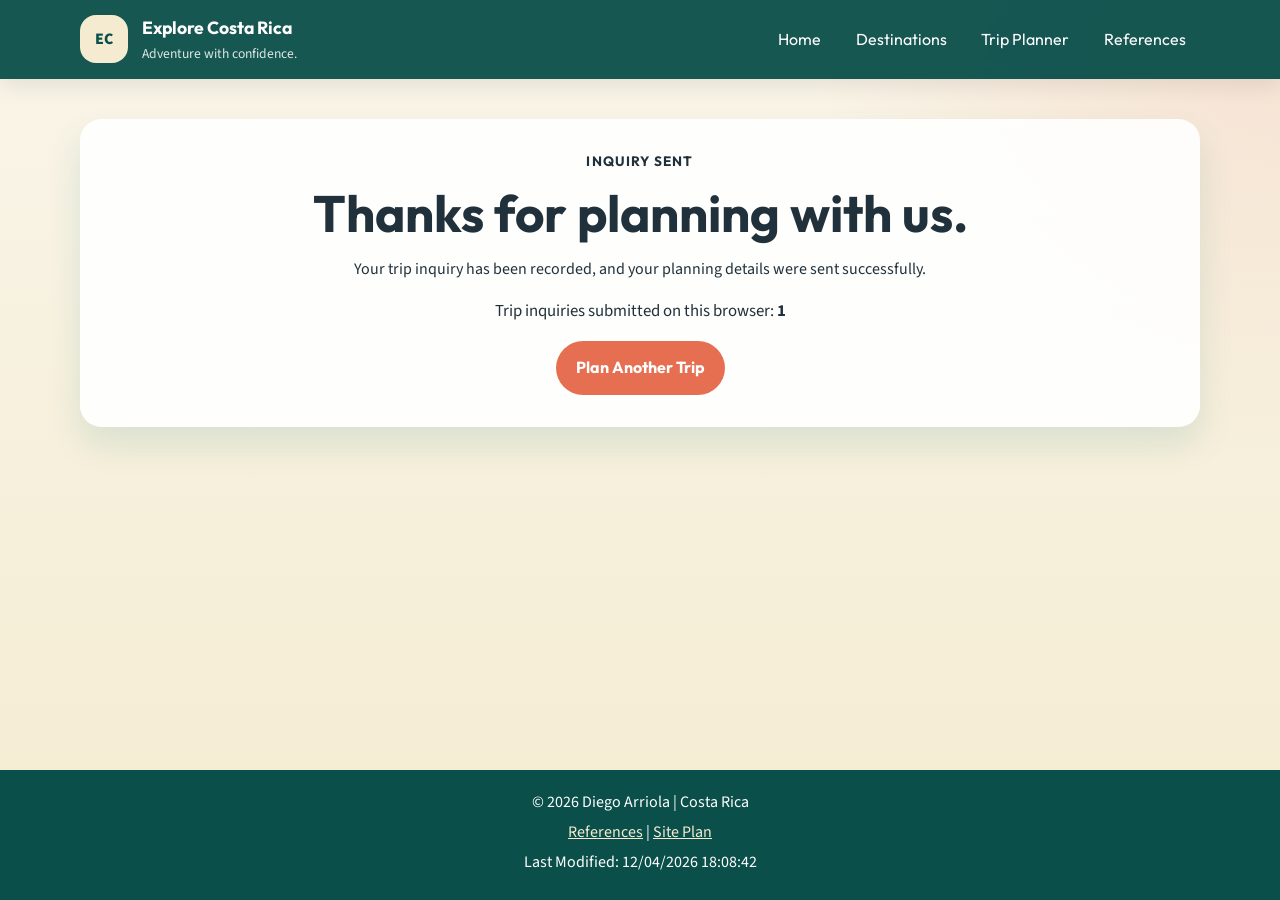
<file: project/thanks.html>
<!DOCTYPE html>
<html lang="en">
<head>
  <meta charset="UTF-8">
  <meta name="viewport" content="width=device-width, initial-scale=1.0">
  <title>Explore Costa Rica | Inquiry Sent</title>
  <meta name="description" content="Confirmation page for Costa Rica travel planner inquiries.">
  <meta name="author" content="Diego Arriola">
  <link rel="preconnect" href="https://fonts.googleapis.com">
  <link rel="preconnect" href="https://fonts.gstatic.com" crossorigin>
  <link href="https://fonts.googleapis.com/css2?family=Outfit:wght@400;600;700;800&family=Source+Sans+3:wght@400;600;700&display=swap" rel="stylesheet">
  <link rel="stylesheet" href="styles/project.css">
  <script src="../scripts/getdates.js" defer></script>
  <script src="scripts/thanks.js" defer></script>
</head>
<body>
  <header class="site-header">
    <div class="container site-header__inner">
      <a class="brand" href="index.html" aria-label="Explore Costa Rica home">
        <span class="brand__mark" aria-hidden="true">EC</span>
        <span>
          <span class="brand__name">Explore Costa Rica</span>
          <span class="brand__tag">Adventure with confidence.</span>
        </span>
      </a>
      <nav class="site-nav" aria-label="Primary navigation">
        <a href="index.html">Home</a>
        <a href="destinations.html">Destinations</a>
        <a href="planner.html">Trip Planner</a>
        <a href="references.html">References</a>
      </nav>
    </div>
  </header>

  <main class="section">
    <div class="container">
      <section class="confirmation-panel">
        <p class="eyebrow">Inquiry Sent</p>
        <h1 id="thanksHeading">Thanks for planning with us.</h1>
        <p id="thanksMessage">Your trip inquiry has been recorded.</p>
        <p class="favorite-readout">Trip inquiries submitted on this browser: <strong id="inquiryCount">0</strong></p>
        <a class="button" href="planner.html">Plan Another Trip</a>
      </section>
    </div>
  </main>

  <footer class="site-footer">
    <div class="container">
      <p>&copy; <span id="currentyear"></span> Diego Arriola | Costa Rica</p>
      <p><a href="references.html">References</a> | <a href="siteplan.html">Site Plan</a></p>
      <p id="lastModified"></p>
    </div>
  </footer>
</body>
</html>
</file>
<file: styles/base.css>
*{
margin:0;
padding:0;
box-sizing:border-box;
}

body{
font-family:'Inter', sans-serif;
background:#f5f5f5;
color:#333;
line-height:1.6;
}

/* HEADER */

header{
background:#1e3a8a;
color:white;
text-align:center;
padding:20px;
}

#course-title{
display:block;
font-size:1.5rem;
font-weight:600;
margin-bottom:10px;
}

/* NAVIGATION */

nav{
display:flex;
justify-content:center;
gap:20px;
}

nav a{
color:white;
text-decoration:none;
padding:8px 12px;
border-radius:5px;
transition:0.3s;
}

nav a:hover{
background:white;
color:#1e3a8a;
}

/* MAIN */

main{
max-width:900px;
margin:40px auto;
padding:20px;
text-align:center;
display:grid;
gap:20px;
}

main h1{
margin-bottom:20px;
}

.card{
background:white;
padding:20px;
border-radius:10px;
box-shadow:0 2px 8px rgba(0,0,0,0.1);
}

.card img{
width:100%;
max-width:250px;
margin:10px auto;
display:block;
border-radius:6px;
}

/* FOOTER */

footer{
background:#1e3a8a;
color:white;
text-align:center;
padding:15px;
margin-top:40px;
}
</file>
<file: project/styles/project.css>
:root {
  --teal: #0f766e;
  --teal-deep: #0a4f4a;
  --sand: #f4ebd0;
  --sand-light: #fcf8eb;
  --coral: #e76f51;
  --ink: #21313b;
  --white: #ffffff;
  --line: #d8d2ba;
  --shadow: 0 18px 34px rgba(15, 118, 110, 0.12);
}

* {
  box-sizing: border-box;
}

html {
  scroll-behavior: smooth;
}

body {
  margin: 0;
  min-height: 100vh;
  display: flex;
  flex-direction: column;
  font-family: "Source Sans 3", sans-serif;
  line-height: 1.6;
  color: var(--ink);
  background:
    radial-gradient(circle at top right, rgba(231, 111, 81, 0.14), transparent 30%),
    linear-gradient(180deg, #f9f5e9, #f4ebd0);
}

img {
  max-width: 100%;
  display: block;
  height: auto;
}

a {
  color: inherit;
}

h1,
h2,
h3,
.eyebrow,
.brand__name,
.site-nav a,
.button,
legend,
label,
.planner-label,
.field-label {
  font-family: "Outfit", sans-serif;
}

.container {
  width: min(100% - 2rem, 1120px);
  margin: 0 auto;
}

.site-header {
  position: sticky;
  top: 0;
  z-index: 10;
  background: rgba(10, 79, 74, 0.95);
  backdrop-filter: blur(10px);
  box-shadow: 0 8px 20px rgba(0, 0, 0, 0.08);
}

.site-header__inner {
  display: flex;
  align-items: center;
  justify-content: space-between;
  gap: 1rem;
  padding: 0.9rem 0;
}

.brand {
  display: inline-flex;
  align-items: center;
  gap: 0.85rem;
  text-decoration: none;
  color: var(--white);
}

.brand__mark {
  width: 3rem;
  height: 3rem;
  border-radius: 1rem;
  display: grid;
  place-items: center;
  background: var(--sand);
  color: var(--teal-deep);
  font-weight: 800;
}

.brand__name,
.brand__tag {
  display: block;
}

.brand__name {
  font-size: 1.1rem;
  font-weight: 700;
}

.brand__tag {
  font-size: 0.85rem;
  opacity: 0.85;
}

.site-nav {
  display: flex;
  flex-wrap: wrap;
  gap: 0.35rem;
}

.site-nav a {
  text-decoration: none;
  color: var(--white);
  padding: 0.65rem 0.9rem;
  border-radius: 999px;
}

.site-nav a:hover,
.site-nav a:focus-visible,
.site-nav a.is-active {
  background: rgba(255, 255, 255, 0.14);
}

.hero-section,
.page-banner {
  color: var(--white);
  background:
    linear-gradient(135deg, rgba(15, 118, 110, 0.94), rgba(10, 79, 74, 0.96)),
    linear-gradient(45deg, rgba(231, 111, 81, 0.22), transparent);
}

.hero-section {
  padding: 3rem 0 2rem;
}

.page-banner {
  padding: 3.2rem 0 2.4rem;
}

.hero-grid,
.two-column,
.story-grid {
  display: grid;
  gap: 1.5rem;
}

.hero-grid {
  align-items: center;
}

.hero-copy h1,
.page-banner h1,
.confirmation-panel h1 {
  margin: 0 0 1rem;
  font-size: clamp(2.1rem, 4vw, 4rem);
  line-height: 1.05;
}

.eyebrow {
  margin: 0 0 0.9rem;
  text-transform: uppercase;
  letter-spacing: 0.08em;
  font-size: 0.85rem;
  font-weight: 700;
}

.hero-actions {
  display: flex;
  flex-wrap: wrap;
  gap: 0.8rem;
  margin-top: 1.4rem;
}

.button {
  display: inline-flex;
  align-items: center;
  justify-content: center;
  border: 0;
  border-radius: 999px;
  padding: 0.9rem 1.25rem;
  background: var(--coral);
  color: var(--white);
  text-decoration: none;
  font-size: 1rem;
  font-weight: 700;
  cursor: pointer;
}

.button:hover,
.button:focus-visible {
  background: #d75e41;
}

.button--secondary {
  background: transparent;
  border: 2px solid rgba(255, 255, 255, 0.7);
}

.button--secondary:hover,
.button--secondary:focus-visible {
  background: rgba(255, 255, 255, 0.08);
}

.hero-visual img,
.story-card img {
  border-radius: 1.4rem;
  box-shadow: var(--shadow);
}

.section {
  padding: 2.5rem 0;
}

.section--accent {
  background: rgba(255, 255, 255, 0.42);
}

.section-heading {
  margin-bottom: 1.25rem;
}

.section-heading h2,
.info-panel h2,
.tip-panel h2,
.story-card__content h2,
.season-card h2 {
  margin-top: 0;
  color: var(--teal-deep);
}

.card-grid {
  display: grid;
  gap: 1rem;
}

.destination-card,
.info-panel,
.tip-panel,
.story-card,
.season-card,
.confirmation-panel,
.references-list,
.plan-form {
  background: rgba(255, 255, 255, 0.92);
  border-radius: 1.35rem;
  box-shadow: var(--shadow);
}

.destination-card,
.info-panel,
.tip-panel,
.season-card,
.references-list,
.confirmation-panel {
  padding: 1.35rem;
}

.destination-card {
  border-top: 6px solid var(--coral);
}

.destination-card__tag {
  display: inline-block;
  padding: 0.25rem 0.7rem;
  border-radius: 999px;
  background: var(--sand);
  color: var(--teal-deep);
  font-weight: 700;
  margin-bottom: 0.6rem;
}

.destination-card h3 {
  margin: 0 0 0.5rem;
  color: var(--teal-deep);
}

.feature-list {
  margin: 0;
  padding-left: 1.2rem;
}

.story-grid {
  grid-template-columns: 1fr;
}

.story-card {
  overflow: hidden;
}

.story-card__content {
  padding: 1.2rem;
}

.story-card--wide img {
  width: 100%;
}

.photo-strip {
  display: grid;
  gap: 1rem;
}

.photo-card {
  margin: 0;
  overflow: hidden;
  background: rgba(255, 255, 255, 0.94);
  border-radius: 1.25rem;
  box-shadow: var(--shadow);
}

.photo-card img {
  width: 100%;
  aspect-ratio: 4 / 3;
  object-fit: cover;
}

.photo-card figcaption {
  padding: 0.95rem 1rem 1.1rem;
  color: var(--teal-deep);
  font-weight: 600;
}

.filter-bar {
  display: flex;
  flex-wrap: wrap;
  gap: 0.65rem;
  margin-bottom: 1rem;
}

.filter-button {
  border: 1px solid var(--teal);
  border-radius: 999px;
  padding: 0.7rem 1rem;
  background: transparent;
  color: var(--teal-deep);
  font: inherit;
  cursor: pointer;
}

.filter-button.is-selected,
.filter-button:hover,
.filter-button:focus-visible {
  background: var(--teal);
  color: var(--white);
}

.favorite-readout {
  margin: 0 0 1rem;
  font-size: 1.05rem;
}

.planner-label,
.field-label,
.plan-form label,
.plan-form legend {
  display: block;
  margin-bottom: 0.5rem;
  color: var(--teal-deep);
  font-weight: 700;
}

.planner-select,
.plan-form input,
.plan-form select,
.plan-form textarea {
  width: 100%;
  padding: 0.85rem 0.95rem;
  border-radius: 0.9rem;
  border: 1px solid var(--line);
  font: inherit;
  background: var(--white);
  color: var(--ink);
}

.planner-select:focus,
.plan-form input:focus,
.plan-form select:focus,
.plan-form textarea:focus,
.filter-button:focus-visible,
.button:focus-visible {
  outline: 3px solid rgba(231, 111, 81, 0.28);
  outline-offset: 2px;
}

.season-card {
  margin-top: 1rem;
  border-left: 6px solid var(--teal);
}

.plan-form {
  padding: 1.35rem;
}

.form-group {
  margin: 0;
  padding: 0;
  border: 0;
}

.form-group > * + * {
  margin-top: 1rem;
}

.check-grid {
  display: grid;
  gap: 0.6rem;
}

.check-grid label {
  display: flex;
  align-items: center;
  gap: 0.55rem;
  font-family: "Source Sans 3", sans-serif;
  font-weight: 600;
}

.check-grid input {
  width: auto;
}

.confirmation-panel {
  text-align: center;
  padding: 2rem 1.4rem;
}

.references-list ul {
  padding-left: 1.2rem;
}

.site-footer {
  margin-top: auto;
  background: var(--teal-deep);
  color: var(--white);
  text-align: center;
  padding: 1rem 0 1.3rem;
}

.site-footer p {
  margin: 0.25rem 0;
}

.site-footer a {
  color: var(--sand);
}

@media (min-width: 720px) {
  .hero-grid,
  .two-column {
    grid-template-columns: repeat(2, minmax(0, 1fr));
  }

  .card-grid {
    grid-template-columns: repeat(2, minmax(0, 1fr));
  }

  .story-grid {
    grid-template-columns: 1.35fr 1fr;
  }

  .photo-strip {
    grid-template-columns: repeat(3, minmax(0, 1fr));
  }

  .story-card--wide {
    grid-row: span 1;
  }

  .check-grid {
    grid-template-columns: repeat(2, minmax(0, 1fr));
  }
}

@media (min-width: 980px) {
  .card-grid {
    grid-template-columns: repeat(3, minmax(0, 1fr));
  }
}

@media (max-width: 760px) {
  .site-header {
    position: static;
  }

  .site-header__inner {
    flex-direction: column;
    align-items: flex-start;
  }

  .site-nav {
    width: 100%;
    display: grid;
    grid-template-columns: repeat(2, minmax(0, 1fr));
  }

  .site-nav a {
    flex: initial;
    text-align: center;
  }
}

@media (max-width: 560px) {
  .container {
    width: min(100% - 1.25rem, 1120px);
  }

  .hero-section {
    padding: 2rem 0 1.5rem;
  }

  .page-banner,
  .section {
    padding: 2rem 0;
  }

  .hero-copy h1,
  .page-banner h1,
  .confirmation-panel h1 {
    font-size: clamp(1.85rem, 8vw, 2.6rem);
  }

  .hero-actions {
    flex-direction: column;
  }

  .hero-actions .button,
  .plan-form .button {
    width: 100%;
  }

  .destination-card,
  .info-panel,
  .tip-panel,
  .season-card,
  .references-list,
  .confirmation-panel,
  .plan-form {
    padding: 1.1rem;
    border-radius: 1.1rem;
  }

  .story-card__content,
  .photo-card figcaption {
    padding: 0.95rem;
  }

  .filter-bar {
    display: grid;
    grid-template-columns: repeat(2, minmax(0, 1fr));
  }

  .filter-button {
    width: 100%;
  }

  .brand {
    width: 100%;
  }

  .brand__tag {
    font-size: 0.8rem;
  }
}
</file>
<file: styles/form.css>
:root {
  --navy: #1d3557;
  --sky: #dbeaf7;
  --gold: #f4a261;
  --cream: #f8f5f0;
  --white: #ffffff;
  --ink: #1f2933;
  --border: #b9c9d8;
  --shadow: 0 16px 34px rgba(29, 53, 87, 0.12);
}

* {
  box-sizing: border-box;
}

body {
  margin: 0;
  min-height: 100vh;
  display: flex;
  flex-direction: column;
  font-family: "Source Sans 3", sans-serif;
  line-height: 1.6;
  color: var(--ink);
  background: linear-gradient(180deg, var(--sky), var(--cream));
}

h1,
h2,
legend,
label,
.eyebrow {
  font-family: "Montserrat", sans-serif;
}

.page-header {
  background: linear-gradient(135deg, var(--navy), #274c77);
  color: var(--white);
  padding: 2.5rem 1.25rem;
}

.page-header__inner,
.page-shell {
  width: min(100%, 860px);
  margin: 0 auto;
}

.eyebrow {
  margin: 0 0 0.75rem;
  text-transform: uppercase;
  letter-spacing: 0.08em;
  font-size: 0.85rem;
}

.page-header h1 {
  margin: 0;
  font-size: clamp(2rem, 5vw, 3rem);
}

.intro {
  margin: 0.5rem 0 0;
  max-width: 42rem;
}

.page-shell {
  flex: 1;
  padding: 2rem 1.25rem 3rem;
}

.review-form,
.confirmation-card {
  background: var(--white);
  border-radius: 1.25rem;
  box-shadow: var(--shadow);
  padding: 1.5rem;
  border-top: 6px solid var(--gold);
}

.review-form {
  display: grid;
  gap: 1.25rem;
}

.form-section,
fieldset {
  border: 1px solid var(--border);
  border-radius: 1rem;
  padding: 1rem;
  background: rgba(219, 234, 247, 0.28);
}

fieldset {
  margin: 0;
}

label,
legend {
  display: block;
  font-weight: 700;
  color: var(--navy);
  margin-bottom: 0.5rem;
}

.field-note {
  margin: 0 0 0.75rem;
  color: #52606d;
}

select,
input[type="date"],
input[type="text"],
textarea {
  width: 100%;
  border: 1px solid var(--border);
  border-radius: 0.8rem;
  padding: 0.85rem 0.95rem;
  font: inherit;
  color: var(--ink);
  background: var(--white);
}

select:focus,
input:focus,
textarea:focus {
  outline: 3px solid rgba(244, 162, 97, 0.35);
  border-color: var(--gold);
}

.rating-options {
  display: grid;
  grid-template-columns: repeat(auto-fit, minmax(96px, 1fr));
  gap: 0.75rem;
}

.rating-option {
  position: relative;
}

.rating-option input {
  position: absolute;
  opacity: 0;
  inset: 0;
}

.rating-option label {
  margin: 0;
  min-height: 88px;
  border: 1px solid var(--border);
  border-radius: 1rem;
  display: grid;
  place-items: center;
  text-align: center;
  padding: 0.75rem;
  background: var(--white);
  cursor: pointer;
}

.rating-option input:checked + label {
  background: #fff3e8;
  border-color: var(--gold);
  box-shadow: inset 0 0 0 2px rgba(244, 162, 97, 0.35);
}

.stars {
  display: block;
  color: #d17a22;
  font-size: 1.2rem;
}

.checkbox-grid {
  display: grid;
  gap: 0.75rem;
}

.checkbox-grid div {
  display: flex;
  align-items: center;
  gap: 0.65rem;
}

.checkbox-grid label {
  margin: 0;
  font-family: "Source Sans 3", sans-serif;
  font-weight: 600;
}

textarea {
  resize: vertical;
}

.submit-button {
  border: 0;
  border-radius: 999px;
  padding: 0.95rem 1.4rem;
  background: var(--navy);
  color: var(--white);
  font-family: "Montserrat", sans-serif;
  font-size: 1rem;
  font-weight: 700;
  cursor: pointer;
  transition: background-color 0.2s ease, transform 0.2s ease;
}

.submit-button:hover,
.submit-button:focus {
  background: #16304e;
  transform: translateY(-1px);
}

.confirmation-card {
  text-align: center;
}

.review-count {
  font-size: 1.1rem;
}

.submit-button--link {
  display: inline-block;
  margin-top: 0.5rem;
  text-decoration: none;
}

footer {
  background: var(--navy);
  color: var(--white);
  text-align: center;
  padding: 1rem;
}

footer p {
  margin: 0.2rem 0;
}

@media (min-width: 700px) {
  .review-form {
    padding: 2rem;
  }

  .checkbox-grid {
    grid-template-columns: repeat(2, minmax(0, 1fr));
  }
}
</file>
<file: project/styles/siteplan.css>
:root {
  --teal: #0f766e;
  --teal-dark: #0a4f4a;
  --sand: #f4ebd0;
  --sand-light: #fcf8eb;
  --coral: #e76f51;
  --ink: #23313a;
  --panel: #ffffff;
  --shadow: 0 18px 36px rgba(15, 118, 110, 0.12);
}

* {
  box-sizing: border-box;
}

body {
  margin: 0;
  font-family: "Source Sans 3", sans-serif;
  background: linear-gradient(180deg, #f8f4e8 0%, #f4ebd0 100%);
  color: var(--ink);
  line-height: 1.6;
}

h1,
h2,
h3,
.eyebrow,
.brand__name {
  font-family: "Outfit", sans-serif;
}

.hero {
  background:
    linear-gradient(135deg, rgba(15, 118, 110, 0.94), rgba(10, 79, 74, 0.96)),
    linear-gradient(45deg, rgba(231, 111, 81, 0.2), transparent);
  color: #fff;
  padding: 3rem 1.5rem;
}

.hero__content,
.page {
  width: min(100%, 1100px);
  margin: 0 auto;
}

.eyebrow {
  margin: 0 0 1rem;
  text-transform: uppercase;
  letter-spacing: 0.08em;
  font-size: 0.9rem;
}

.brand {
  display: flex;
  align-items: center;
  gap: 1rem;
}

.brand__logo {
  display: grid;
  place-items: center;
  width: 4.5rem;
  aspect-ratio: 1;
  border-radius: 1.25rem;
  background: var(--sand);
  color: var(--teal-dark);
  font-family: "Outfit", sans-serif;
  font-size: 1.4rem;
  font-weight: 700;
  box-shadow: inset 0 0 0 3px rgba(255, 255, 255, 0.35);
}

.brand__name {
  margin: 0;
  font-size: clamp(1.8rem, 5vw, 3rem);
  font-weight: 700;
}

.brand__tagline {
  margin: 0.3rem 0 0;
  max-width: 42rem;
}

.page {
  padding: 2rem 1.5rem 3rem;
  display: grid;
  gap: 1.5rem;
}

.card {
  background: var(--panel);
  padding: 1.5rem;
  border-radius: 1.25rem;
  box-shadow: var(--shadow);
  border-left: 6px solid var(--coral);
}

.card h1,
.card h2,
.card h3 {
  margin-top: 0;
  color: var(--teal-dark);
}

.card p:last-child,
.card ul:last-child {
  margin-bottom: 0;
}

ul {
  padding-left: 1.25rem;
}

.swatches,
.type-samples,
.wireframes {
  display: grid;
  gap: 1rem;
}

.swatches {
  grid-template-columns: repeat(auto-fit, minmax(180px, 1fr));
}

.swatch,
.type-sample,
.wireframe-card {
  background: var(--sand-light);
  border: 1px solid rgba(15, 118, 110, 0.15);
  border-radius: 1rem;
  padding: 1rem;
}

.swatch__color {
  width: 100%;
  height: 4.5rem;
  border-radius: 0.75rem;
  margin-bottom: 0.75rem;
  border: 2px solid rgba(35, 49, 58, 0.08);
}

.swatch__color--teal {
  background: var(--teal);
}

.swatch__color--sand {
  background: var(--sand);
}

.swatch__color--coral {
  background: var(--coral);
}

.font-display {
  font-family: "Outfit", sans-serif;
}

.font-body {
  font-family: "Source Sans 3", sans-serif;
}

.wireframe {
  display: grid;
  gap: 0.75rem;
  margin-top: 0.75rem;
}

.wireframe--mobile {
  max-width: 320px;
}

.wireframe--desktop {
  grid-template-columns: repeat(3, 1fr);
}

.wf-box {
  background: var(--sand);
  border: 2px dashed var(--teal);
  border-radius: 0.9rem;
  padding: 1rem;
  text-align: center;
  font-weight: 600;
  color: var(--teal-dark);
  min-height: 72px;
  display: grid;
  place-items: center;
}

.wf-box--hero {
  min-height: 130px;
}

.wf-box--full {
  grid-column: 1 / -1;
}

.wf-box--wide {
  grid-column: span 2;
}

@media (max-width: 640px) {
  .brand {
    flex-direction: column;
    align-items: flex-start;
  }

  .wireframe--desktop {
    grid-template-columns: 1fr;
  }

  .wf-box--wide,
  .wf-box--full {
    grid-column: auto;
  }
}
</file>
